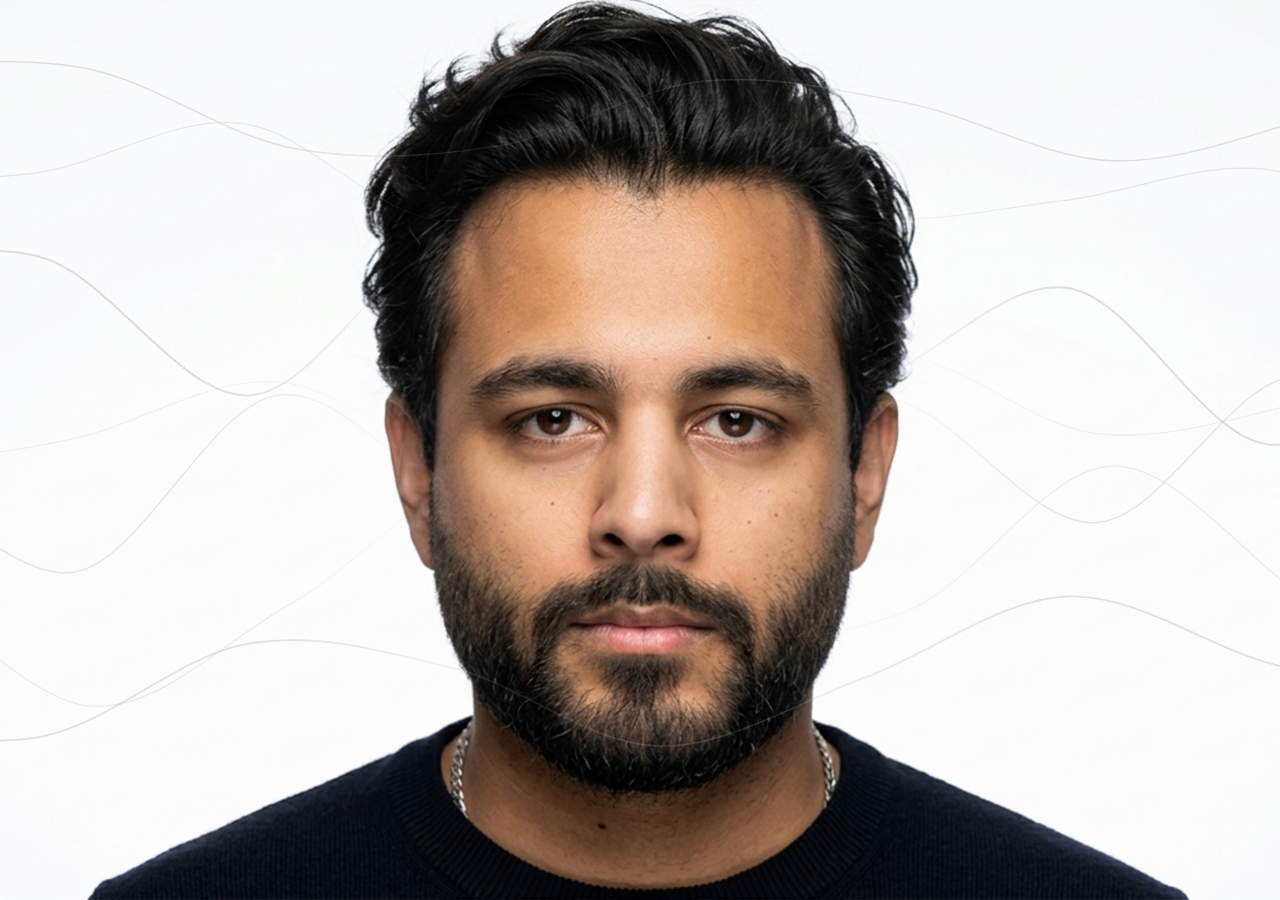
<file: reference/face-morph/index.html>
<!DOCTYPE html>
<html lang="en">
<head>
  <meta charset="UTF-8">
  <meta name="viewport" content="width=device-width, initial-scale=1.0">
  <title>Tash Alam</title>
  <link rel="preconnect" href="https://fonts.googleapis.com">
  <link rel="preconnect" href="https://fonts.gstatic.com" crossorigin>
  <link href="https://fonts.googleapis.com/css2?family=DM+Serif+Display&family=Inter:wght@400;500;700;900&display=swap" rel="stylesheet">
  <style>
    * { margin: 0; padding: 0; box-sizing: border-box; }

    body {
      background: #e8e4df;
      overflow: hidden;
      width: 100vw;
      height: 100vh;
      display: flex;
      align-items: center;
      justify-content: center;
      cursor: none;
      font-family: 'Inter', -apple-system, BlinkMacSystemFont, 'Segoe UI', sans-serif;
    }

    #container {
      position: relative;
      width: 100vw;
      height: 100vh;
    }

    #metallic {
      position: absolute;
      top: 50%;
      left: 50%;
      transform: translate(-50%, -50%);
      object-fit: cover;
    }

    #portrait-canvas {
      position: absolute;
      top: 50%;
      left: 50%;
      transform: translate(-50%, -50%);
    }

    /* ── UI Overlay ── */
    #overlay {
      position: fixed;
      top: 0;
      left: 0;
      width: 100vw;
      height: 100vh;
      z-index: 100;
      pointer-events: none;
    }

    #overlay * {
      pointer-events: auto;
    }

    /* Name block — top left (logo image) */
    .name-block {
      position: absolute;
      top: 20px;
      left: 24px;
      user-select: none;
      overflow: hidden;
    }

    .name-block::after {
      content: '';
      position: absolute;
      top: 0; left: -100%;
      width: 60%; height: 100%;
      background: linear-gradient(
        105deg,
        transparent 0%,
        transparent 35%,
        rgba(255,255,255,0.5) 45%,
        rgba(255,255,255,0.8) 50%,
        rgba(255,255,255,0.5) 55%,
        transparent 65%,
        transparent 100%
      );
      mix-blend-mode: overlay;
      pointer-events: none;
      animation: logo-glint 7s cubic-bezier(0.22, 0.6, 0.36, 1) infinite;
    }

    @keyframes logo-glint {
      0%   { left: -100%; opacity: 0; }
      78%  { left: -100%; opacity: 0; }
      80%  { opacity: 1; }
      92%  { left: 150%; opacity: 1; }
      94%  { opacity: 0; }
      100% { left: 150%; opacity: 0; }
    }

    .name-block img {
      height: clamp(120px, 16vw, 200px);
      width: auto;
      display: block;
      filter: drop-shadow(0 1px 1.5px rgba(0,0,0,0.4)) drop-shadow(0 0 1px rgba(0,0,0,0.2));
    }

    /* Hamburger — top right */
    .menu-btn {
      position: absolute;
      top: 28px;
      right: 32px;
      width: 52px;
      height: 52px;
      border: 1.5px solid #1a1a1a;
      border-radius: 12px;
      background: transparent;
      display: flex;
      flex-direction: column;
      align-items: center;
      justify-content: center;
      gap: 6px;
      cursor: none;
      transition: background 0.2s ease;
    }

    .menu-btn:hover {
      background: rgba(26, 26, 26, 0.06);
    }

    .menu-btn .line {
      width: 20px;
      height: 1.5px;
      background: #1a1a1a;
      border-radius: 1px;
    }

    /* Bottom-left attributes card */
    .info-card {
      position: absolute;
      bottom: 28px;
      left: 32px;
      width: 160px;
      user-select: none;
      z-index: 150;
    }

    /* Card uses an SVG outline for the notched border */
    .card-border-svg {
      position: absolute;
      top: 0; left: 0;
      width: 100%; height: 100%;
      pointer-events: none;
      overflow: visible;
    }

    .card-border-path {
      fill: none;
      stroke: #1a1a1a;
      stroke-width: 1;
    }

    .card-header {
      position: absolute;
      top: 5px;
      left: 10px;
      font-size: 9px;
      font-weight: 600;
      text-transform: uppercase;
      letter-spacing: 0.12em;
      color: #1a1a1a;
      white-space: nowrap;
      z-index: 2;
    }

    .card-body {
      position: relative;
      padding-top: 22px;
      display: flex;
      flex-direction: column;
    }

    .card-segment {
      flex: 1;
      display: flex;
      flex-direction: column;
      align-items: center;
      justify-content: center;
      padding: 20px 14px;
      gap: 10px;
    }

    .card-segment + .card-segment {
      border-top: 1px solid rgba(26, 26, 26, 0.15);
    }

    .segment-icon {
      display: flex;
      align-items: center;
      justify-content: center;
    }

    .segment-icon svg {
      stroke: #1a1a1a;
      fill: none;
    }

    .segment-label {
      font-size: 10px;
      font-weight: 700;
      text-transform: uppercase;
      letter-spacing: 0.04em;
      color: #1a1a1a;
      text-align: center;
      line-height: 1.4;
    }

    /* Vinyl record — filled black disc with light glows */
    .vinyl-icon {
      position: relative;
    }

    .vinyl-icon svg {
      stroke: none;
    }

    .vinyl-glow {
      animation: spin 8s linear infinite;
      transform-origin: 30px 30px;
    }

    @keyframes spin {
      to { transform: rotate(360deg); }
    }

    /* Spade 3D Y-axis rotation */
    .spade-icon {
      perspective: 200px;
    }

    .spade-icon svg {
      animation: spade-spin 4s linear infinite;
      transform-style: preserve-3d;
      fill: #1a1a1a;
    }

    @keyframes spade-spin {
      0% { transform: rotateY(0deg); }
      100% { transform: rotateY(360deg); }
    }

    /* macOS cursor 3D rotation */
    .cursor-icon {
      perspective: 200px;
    }

    .cursor-icon svg {
      animation: spade-spin 4s linear infinite;
      transform-style: preserve-3d;
      fill: #1a1a1a;
      stroke: none;
    }

    /* ═══════════════════════════════════════════════════════════
       FLOATING PLAYER
       ═══════════════════════════════════════════════════════════ */
    @import url('https://fonts.googleapis.com/css2?family=Share+Tech+Mono&display=swap');

    #y2k-player {
      position: fixed;
      right: 28px;
      bottom: 28px;
      z-index: 200;
      width: 440px;
      height: 175px;
      transform: scale(0.75);
      transform-origin: bottom right;
      user-select: none;
      -webkit-user-select: none;
      cursor: grab;
      filter:
        drop-shadow(0 12px 40px rgba(0,0,0,0.15))
        drop-shadow(0 4px 12px rgba(0,0,0,0.08));
    }

    #y2k-player.dragging { cursor: grabbing; }

    .player-body {
      position: relative;
      width: 100%; height: 100%;
      border-radius: 88px;
      background: linear-gradient(168deg,
        #ffffff 0%, #fafafa 3%, #efefef 6%, #e0e0e0 9%, #cdcdcd 13%,
        #b8b8b8 17%, #a8a8a8 21%, #bdbdbd 25%, #d6d6d6 29%, #ededed 33%,
        #f8f8f8 37%, #ebebeb 41%, #d4d4d4 46%, #bcbcbc 51%, #a6a6a6 56%,
        #949494 61%, #8a8a8a 65%, #969696 70%, #aaa 75%, #bfbfbf 80%,
        #d0d0d0 85%, #c4c4c4 90%, #b4b4b4 95%, #c8c8c8 100%);
      box-shadow:
        0 8px 32px rgba(0,0,0,0.12), 0 2px 8px rgba(0,0,0,0.08),
        inset 0 3px 0 rgba(255,255,255,1), inset 0 5px 2px rgba(255,255,255,0.5),
        inset 0 -3px 0 rgba(0,0,0,0.08), inset 0 -5px 8px rgba(0,0,0,0.04),
        inset 3px 0 1px rgba(255,255,255,0.2), inset -3px 0 1px rgba(0,0,0,0.03);
      overflow: hidden;
    }

    .player-body::before {
      content: ''; position: absolute;
      top: 2px; left: 28px; right: 28px; height: 34%;
      border-radius: 80px 80px 120px 120px;
      background: linear-gradient(180deg,
        rgba(255,255,255,0.9) 0%, rgba(255,255,255,0.55) 20%,
        rgba(255,255,255,0.2) 45%, rgba(255,255,255,0.05) 65%, transparent 100%);
      pointer-events: none; z-index: 20;
    }

    .player-body::after {
      content: ''; position: absolute; inset: 0;
      border-radius: 88px;
      border: 3px solid transparent;
      border-top-color: rgba(255,255,255,0.8); border-left-color: rgba(255,255,255,0.25);
      border-right-color: rgba(0,0,0,0.06); border-bottom-color: rgba(0,0,0,0.12);
      pointer-events: none; z-index: 21;
    }

    .env-reflection {
      position: absolute; inset: 0; border-radius: 88px;
      background:
        linear-gradient(135deg, rgba(255,255,255,0.15) 0%, transparent 20%),
        linear-gradient(0deg, rgba(0,0,0,0.07) 0%, transparent 28%),
        linear-gradient(90deg, rgba(255,255,255,0.05) 0%, transparent 10%, transparent 90%, rgba(0,0,0,0.03) 100%);
      pointer-events: none; z-index: 18;
    }

    .amber-rim {
      position: absolute; inset: 0; border-radius: 88px; pointer-events: none; z-index: 16;
      background:
        radial-gradient(ellipse at 85% 15%, rgba(255,160,30,0.18) 0%, transparent 25%),
        radial-gradient(ellipse at 15% 85%, rgba(255,140,20,0.1) 0%, transparent 20%),
        radial-gradient(ellipse at 90% 80%, rgba(255,120,0,0.08) 0%, transparent 18%);
    }

    .amber-bleed {
      position: absolute; inset: 0; border-radius: 88px; pointer-events: none; z-index: 17;
      background:
        radial-gradient(ellipse at 50% 16%, rgba(255,140,0,0.055) 0%, transparent 45%),
        radial-gradient(ellipse at 50% 80%, rgba(255,140,0,0.035) 0%, transparent 30%),
        radial-gradient(ellipse at 78% 82%, rgba(255,150,0,0.025) 0%, transparent 20%);
    }

    .metal-noise {
      position: absolute; inset: 0; border-radius: 88px; opacity: 0.028;
      background-image: url("data:image/svg+xml,%3Csvg viewBox='0 0 256 256' xmlns='http://www.w3.org/2000/svg'%3E%3Cfilter id='n'%3E%3CfeTurbulence type='fractalNoise' baseFrequency='0.9' numOctaves='4' stitchTiles='stitch'/%3E%3C/filter%3E%3Crect width='100%25' height='100%25' filter='url(%23n)'/%3E%3C/svg%3E");
      background-size: 128px 128px; pointer-events: none; z-index: 19; mix-blend-mode: overlay;
    }

    .specular-streak {
      position: absolute; top: 3.5px; left: 55px; right: 55px; height: 2px; border-radius: 1px;
      background: linear-gradient(90deg, transparent 0%, rgba(255,255,255,0.5) 15%, rgba(255,255,255,0.95) 40%, rgba(255,255,255,1) 50%, rgba(255,255,255,0.95) 60%, rgba(255,255,255,0.5) 85%, transparent 100%);
      pointer-events: none; z-index: 22;
    }

    .specular-streak-bottom {
      position: absolute; bottom: 4px; left: 70px; right: 70px; height: 1px; border-radius: 0.5px;
      background: linear-gradient(90deg, transparent 0%, rgba(255,255,255,0.2) 20%, rgba(255,255,255,0.35) 50%, rgba(255,255,255,0.2) 80%, transparent 100%);
      pointer-events: none; z-index: 22;
    }

    .flare { position: absolute; border-radius: 50%; pointer-events: none; z-index: 23; }
    .flare-1 { top: 4px; right: 48px; width: 16px; height: 10px; background: radial-gradient(ellipse, rgba(255,255,255,1) 0%, rgba(255,248,230,0.6) 30%, rgba(255,220,160,0.2) 55%, transparent 80%); }
    .flare-2 { top: 6px; left: 60px; width: 24px; height: 6px; background: radial-gradient(ellipse, rgba(255,255,255,0.55) 0%, rgba(255,255,255,0.15) 50%, transparent 85%); }
    .flare-3 { bottom: 5px; left: 70px; width: 12px; height: 4px; background: radial-gradient(ellipse, rgba(255,255,255,0.2) 0%, transparent 70%); }
    .flare-4 { top: 12px; right: 8px; width: 6px; height: 30px; border-radius: 3px; background: linear-gradient(180deg, rgba(255,180,60,0.2) 0%, rgba(255,160,40,0.12) 50%, transparent 100%); }

    .inner-panel {
      position: absolute; top: 10px; left: 18px; right: 18px; bottom: 10px;
      border-radius: 78px;
      background: linear-gradient(172deg, #d8d8d8 0%, #cccccc 15%, #c0c0c0 30%, #c8c8c8 48%, #c0c0c0 62%, #b6b6b6 78%, #b0b0b0 90%, #bcbcbc 100%);
      box-shadow:
        inset 0 4px 10px rgba(0,0,0,0.2), inset 0 1.5px 3px rgba(0,0,0,0.15),
        inset 0 -2px 0 rgba(255,255,255,0.6), inset 0 -3px 2px rgba(255,255,255,0.15),
        inset 3px 0 6px rgba(0,0,0,0.05), inset -3px 0 6px rgba(0,0,0,0.05);
      z-index: 2; display: flex; flex-direction: column; padding: 12px 32px 8px;
    }

    .inner-panel::after {
      content: ''; position: absolute; bottom: 2px; left: 30px; right: 30px; height: 1px;
      background: linear-gradient(90deg, transparent 0%, rgba(255,255,255,0.3) 25%, rgba(255,255,255,0.55) 50%, rgba(255,255,255,0.3) 75%, transparent 100%);
      border-radius: 1px; pointer-events: none;
    }

    .lcd-screen {
      width: 100%; height: 46px; flex-shrink: 0; border-radius: 23px;
      background: linear-gradient(180deg, #020202 0%, #0a0806 20%, #080604 40%, #060504 60%, #080706 80%, #0a0a0a 100%);
      box-shadow:
        inset 0 5px 14px rgba(0,0,0,0.98), inset 0 2px 4px rgba(0,0,0,0.8),
        inset 0 -2px 6px rgba(0,0,0,0.5), inset 4px 0 10px rgba(0,0,0,0.5),
        inset -4px 0 10px rgba(0,0,0,0.5), inset 0 1px 1px rgba(0,0,0,1),
        0 2px 0 rgba(255,255,255,0.6), 0 3px 1px rgba(255,255,255,0.2), 0 -0.5px 0 rgba(0,0,0,0.15);
      overflow: hidden; position: relative;
      border: 3px solid; border-color: #525252 #626262 #8e8e8e #606060;
    }

    .lcd-screen::before {
      content: ''; position: absolute; top: 0; left: 6%; right: 6%; height: 48%;
      border-radius: 0 0 50% 50%;
      background: linear-gradient(180deg, rgba(255,255,255,0.08) 0%, rgba(255,255,255,0.03) 40%, transparent 100%);
      pointer-events: none; z-index: 8;
    }

    .lcd-screen::after {
      content: ''; position: absolute; inset: 0; border-radius: 11px;
      background: radial-gradient(ellipse at 50% 50%, rgba(255,140,0,0.07) 0%, rgba(255,100,0,0.025) 40%, transparent 65%);
      pointer-events: none; z-index: 4;
    }

    .lcd-text-container {
      position: absolute; top: 0; left: 0; right: 0; bottom: 0;
      display: flex; align-items: center; overflow: hidden; padding: 0 20px; z-index: 5;
    }

    .lcd-text {
      white-space: nowrap;
      font-family: 'Share Tech Mono', 'Consolas', monospace;
      font-size: 16px; font-weight: 400; letter-spacing: 2.5px; color: #ff8c00;
      text-shadow: 0 0 2px rgba(255,140,0,1), 0 0 5px rgba(255,140,0,0.9), 0 0 10px rgba(255,120,0,0.65), 0 0 20px rgba(255,100,0,0.4), 0 0 35px rgba(255,80,0,0.2), 0 0 60px rgba(255,60,0,0.08);
      animation: lcd-scroll 14s linear infinite;
    }

    @keyframes lcd-scroll { 0% { transform: translateX(105%); } 100% { transform: translateX(-105%); } }

    .lcd-scanlines {
      position: absolute; inset: 0; border-radius: 11px;
      background: repeating-linear-gradient(0deg, transparent, transparent 1.5px, rgba(0,0,0,0.1) 1.5px, rgba(0,0,0,0.1) 3px);
      pointer-events: none; z-index: 9;
    }

    .lcd-pixels {
      position: absolute; inset: 0; border-radius: 11px;
      background: repeating-linear-gradient(90deg, transparent, transparent 2px, rgba(0,0,0,0.03) 2px, rgba(0,0,0,0.03) 4px);
      pointer-events: none; z-index: 9;
    }

    .progress-section { width: 100%; flex-shrink: 0; margin-top: 6px; }

    .progress-groove {
      width: 100%; height: 18px; border-radius: 9px; position: relative; display: flex; align-items: center;
      background: linear-gradient(180deg, #858585 0%, #949494 15%, #a0a0a0 35%, #9c9c9c 55%, #929292 75%, #8a8a8a 100%);
      box-shadow: inset 0 3px 6px rgba(0,0,0,0.45), inset 0 1.5px 2px rgba(0,0,0,0.35), inset 0 -1px 2px rgba(0,0,0,0.1), inset 2px 0 4px rgba(0,0,0,0.12), inset -2px 0 4px rgba(0,0,0,0.12), 0 1.5px 0 rgba(255,255,255,0.45), 0 -0.5px 0 rgba(0,0,0,0.06);
      padding: 0 5px;
    }

    .progress-rail {
      position: relative; width: 100%; height: 6px; border-radius: 3px;
      background: linear-gradient(180deg, #585858 0%, #686868 40%, #626262 100%);
      box-shadow: inset 0 1.5px 3px rgba(0,0,0,0.45), 0 0.5px 0 rgba(255,255,255,0.12);
      overflow: visible;
    }

    .progress-fill {
      position: absolute; top: 0; left: 0; height: 100%; width: 0%; border-radius: 3px;
      background: linear-gradient(180deg, #a0a0a0 0%, #b8b8b8 25%, #c8c8c8 50%, #b8b8b8 75%, #a4a4a4 100%);
      box-shadow: inset 0 1px 0 rgba(255,255,255,0.35); transition: width 0.3s linear;
    }

    .progress-knob {
      position: absolute; top: 50%; left: 0%; transform: translate(-50%, -50%);
      width: 15px; height: 15px; border-radius: 50%;
      background: radial-gradient(circle at 36% 28%, #fafafa 0%, #e8e8e8 15%, #c8c8c8 35%, #a0a0a0 55%, #808080 75%, #666 95%);
      box-shadow: 0 2px 5px rgba(0,0,0,0.5), 0 0 1px rgba(0,0,0,0.3), inset 0 2px 0 rgba(255,255,255,0.9), inset 0 -1px 0 rgba(0,0,0,0.12);
      border: 1px solid rgba(75,75,75,0.4); cursor: default; transition: left 0.3s linear; z-index: 2;
    }

    .time-display {
      width: 90px; font-family: 'Share Tech Mono', 'Consolas', monospace;
      font-size: 10.5px; font-weight: 400; color: #5a5a5a;
      text-shadow: 0 1px 0 rgba(255,255,255,0.5); letter-spacing: 0.8px; white-space: nowrap;
    }

    .bottom-controls {
      flex: 1; display: flex; align-items: center; justify-content: space-between;
      margin-top: 4px; padding: 0 2px; min-height: 0;
    }

    .play-btn-ring {
      width: 56px; height: 56px; border-radius: 50%;
      display: flex; align-items: center; justify-content: center; flex-shrink: 0;
      background: radial-gradient(circle, #585858 0%, #4c4c4c 45%, #424242 80%, #3a3a3a 100%);
      box-shadow: inset 0 2.5px 5px rgba(0,0,0,0.55), inset 0 -1px 2px rgba(0,0,0,0.2), 0 2px 0 rgba(255,255,255,0.35), 0 3px 10px rgba(0,0,0,0.35);
      transition: box-shadow 0.4s ease, background 0.4s ease; cursor: pointer; position: relative;
    }

    .play-btn-ring::before {
      content: ''; position: absolute; inset: 1px; border-radius: 50%;
      border: 1.5px solid transparent; border-top-color: rgba(0,0,0,0.35); border-bottom-color: rgba(255,255,255,0.08);
      pointer-events: none;
    }

    .play-btn-ring.glowing {
      background: radial-gradient(circle, #585048 0%, #4e4438 45%, #443a2c 80%, #3c3020 100%);
      box-shadow: inset 0 0 12px rgba(255,150,0,0.3), 0 0 0 3px rgba(255,145,0,0.6), 0 0 12px rgba(255,140,0,0.6), 0 0 28px rgba(255,120,0,0.35), 0 0 56px rgba(255,100,0,0.15), 0 0 90px rgba(255,80,0,0.06), 0 3px 10px rgba(0,0,0,0.3);
    }

    .play-btn {
      width: 44px; height: 44px; border-radius: 50%; border: none; cursor: pointer; outline: none;
      display: flex; align-items: center; justify-content: center; position: relative;
      background: radial-gradient(circle at 38% 28%, #ffffff 0%, #fafafa 6%, #f0f0f0 12%, #e0e0e0 18%, #cdcdcd 26%, #b8b8b8 34%, #a4a4a4 43%, #929292 53%, #828282 63%, #747474 74%, #686868 86%, #5e5e5e 100%);
      box-shadow: inset 0 3px 0 rgba(255,255,255,0.97), inset 0 5px 3px rgba(255,255,255,0.35), inset 0 -2px 5px rgba(0,0,0,0.12), inset 2px 0 3px rgba(255,255,255,0.08), inset -2px 0 3px rgba(0,0,0,0.06), 0 4px 10px rgba(0,0,0,0.4), 0 1.5px 3px rgba(0,0,0,0.25);
      transition: transform 0.08s, box-shadow 0.08s;
    }

    .play-btn::before {
      content: ''; position: absolute; top: 4px; left: 50%; transform: translateX(-50%);
      width: 18px; height: 6px; border-radius: 50%;
      background: radial-gradient(ellipse, rgba(255,255,255,0.8) 0%, rgba(255,255,255,0.3) 50%, transparent 100%);
      pointer-events: none;
    }

    .play-btn:active { transform: scale(0.96); box-shadow: inset 0 2px 6px rgba(0,0,0,0.2), 0 2px 4px rgba(0,0,0,0.25); }
    .play-btn svg { width: 22px; height: 22px; fill: #3a3a3a; filter: drop-shadow(0 1px 0 rgba(255,255,255,0.35)); position: relative; z-index: 1; }
    .play-icon, .pause-icon { display: none; }
    .play-icon.visible, .pause-icon.visible { display: block; }

    .volume-row { display: flex; align-items: center; gap: 6px; width: 90px; justify-content: flex-end; }
    .volume-icon { width: 14px; height: 14px; fill: #686868; filter: drop-shadow(0 1px 0 rgba(255,255,255,0.35)); flex-shrink: 0; }

    .volume-slider-track { position: relative; width: 64px; height: 20px; display: flex; align-items: center; cursor: pointer; }

    .volume-track-bg {
      position: absolute; top: 50%; left: 0; transform: translateY(-50%);
      width: 100%; height: 6px; border-radius: 3px;
      background: linear-gradient(180deg, #505050 0%, #646464 40%, #5c5c5c 100%);
      box-shadow: inset 0 1.5px 3px rgba(0,0,0,0.55), 0 1px 0 rgba(255,255,255,0.3);
    }

    .volume-fill {
      position: absolute; top: 50%; left: 0; transform: translateY(-50%);
      height: 6px; width: 70%; border-radius: 3px;
      background: linear-gradient(90deg, #b06800 0%, #d08000 25%, #ee9800 50%, #ffad18 75%, #ffc040 100%);
      box-shadow: 0 0 4px rgba(255,150,0,0.6), 0 0 10px rgba(255,130,0,0.3), 0 0 20px rgba(255,110,0,0.1), inset 0 1px 0 rgba(255,220,140,0.4);
      z-index: 1;
    }

    .volume-ticks {
      position: absolute; top: 50%; left: 0; transform: translateY(-50%);
      width: 100%; height: 6px; border-radius: 3px;
      background: repeating-linear-gradient(90deg, transparent, transparent 7.5px, rgba(0,0,0,0.12) 7.5px, rgba(0,0,0,0.12) 8.5px);
      pointer-events: none; z-index: 2;
    }

    .volume-knob {
      position: absolute; top: 50%; left: 70%; transform: translate(-50%, -50%);
      width: 13px; height: 13px; border-radius: 50%;
      background: radial-gradient(circle at 36% 28%, #f6f6f6 0%, #d8d8d8 20%, #b0b0b0 48%, #888 76%, #666 100%);
      box-shadow: 0 1.5px 5px rgba(0,0,0,0.5), inset 0 1.5px 0 rgba(255,255,255,0.9), inset 0 -1px 0 rgba(0,0,0,0.12);
      border: 1px solid rgba(75,75,75,0.35); cursor: pointer; z-index: 3;
    }

    @media (max-width: 700px) {
      #y2k-player { width: 360px; height: 155px; right: 10px; bottom: 10px; }
      .player-body { border-radius: 78px; }
      .inner-panel { border-radius: 66px; left: 14px; right: 14px; padding: 10px 26px 7px; }
      .lcd-screen { height: 40px; border-radius: 20px; }
      .lcd-text { font-size: 14px; letter-spacing: 1.5px; }
      .play-btn-ring { width: 50px; height: 50px; }
      .play-btn { width: 40px; height: 40px; }
      .play-btn svg { width: 18px; height: 18px; }
      .volume-slider-track { width: 50px; }
      .time-display { width: 76px; font-size: 9.5px; }
      .volume-row { width: 76px; }
    }

    /* ═══════════════════════════════════════════════════════════
       LOADER
       ═══════════════════════════════════════════════════════════ */
    #loader {
      position: fixed; inset: 0;
      z-index: 9999;
      background: #ffffff;
      display: flex; flex-direction: column;
      align-items: center; justify-content: center;
      gap: 0;
      transition: opacity 0.6s ease;
    }

    #loader.fade-out {
      opacity: 0;
      pointer-events: none;
    }

    .loader-ring {
      width: 120px; height: 120px;
      transform: rotate(-90deg);
      filter: drop-shadow(0 0 6px rgba(26,26,26,0.15));
    }

    /* Segmented background track */
    .loader-ring-bg {
      fill: none;
      stroke: rgba(26, 26, 26, 0.06);
      stroke-width: 2;
      stroke-dasharray: 4.4 3.5; /* segmented dashes */
    }

    /* Segmented progress with glow */
    .loader-ring-progress {
      fill: none;
      stroke: #1a1a1a;
      stroke-width: 2;
      stroke-linecap: butt;
      stroke-dasharray: 4.4 3.5; /* matches segment pattern */
      stroke-dashoffset: 283;
      transition: none;
      filter: drop-shadow(0 0 3px rgba(26,26,26,0.4)) drop-shadow(0 0 8px rgba(26,26,26,0.15));
    }

    /* Glow ring behind progress */
    .loader-ring-glow {
      fill: none;
      stroke: rgba(26, 26, 26, 0.08);
      stroke-width: 8;
      stroke-dasharray: 4.4 3.5;
      stroke-dashoffset: 283;
      filter: blur(3px);
      transition: none;
    }

    /* Outer thin accent ring */
    .loader-ring-outer {
      fill: none;
      stroke: rgba(26, 26, 26, 0.04);
      stroke-width: 0.5;
    }

    /* Inner thin accent ring */
    .loader-ring-inner {
      fill: none;
      stroke: rgba(26, 26, 26, 0.04);
      stroke-width: 0.5;
    }

    .loader-count {
      font-family: 'Share Tech Mono', 'Consolas', monospace;
      font-size: 42px;
      font-weight: 400;
      letter-spacing: 4px;
      color: #1a1a1a;
      margin-top: -8px;
    }

    .loader-label {
      font-family: 'Share Tech Mono', 'Consolas', monospace;
      font-size: 10px;
      letter-spacing: 3px;
      text-transform: uppercase;
      color: rgba(26, 26, 26, 0.3);
      margin-top: 8px;
    }

    /* ═══════════════════════════════════════════════════════════
       REVEAL STATES — elements hidden until loader completes
       ═══════════════════════════════════════════════════════════ */
    #container.revealed { opacity: 1; }

    .name-block, .menu-btn, .info-card {
      opacity: 0;
      transform: translateY(24px);
      transition: opacity 0.7s ease, transform 0.7s ease;
    }

    .name-block.revealed, .menu-btn.revealed, .info-card.revealed {
      opacity: 1;
      transform: translateY(0);
    }

    #y2k-player {
      transform: scale(0.75) translateY(140%);
      opacity: 0;
      transition: transform 0.8s cubic-bezier(0.34, 1.56, 0.64, 1), opacity 0.5s ease;
    }

    #y2k-player.revealed {
      transform: scale(0.75) translateY(0);
      opacity: 1;
    }

    /* ═══════════════════════════════════════════════════════════
       AURA LINES — subtle animated background
       ═══════════════════════════════════════════════════════════ */
    #aura-lines {
      position: fixed;
      top: 0; left: 0;
      width: 100vw; height: 100vh;
      z-index: 50;
      pointer-events: none;
      opacity: 0;
      transition: opacity 1.2s ease;
      -webkit-mask-image: radial-gradient(ellipse 35% 50% at 50% 45%, transparent 0%, transparent 45%, rgba(0,0,0,0.3) 65%, black 100%);
      mask-image: radial-gradient(ellipse 35% 50% at 50% 45%, transparent 0%, transparent 45%, rgba(0,0,0,0.3) 65%, black 100%);
    }

    #aura-lines.revealed { opacity: 1; }

    /* Custom cursor */
    #cursor {
      position: fixed;
      pointer-events: none;
      z-index: 1000;
      width: 80px;
      height: 80px;
      border: 1.5px solid rgba(255, 255, 255, 0.5);
      border-radius: 50%;
      transform: translate(-50%, -50%);
      transition: opacity 0.3s ease;
      opacity: 0;
      mix-blend-mode: difference;
    }

    #cursor.visible {
      opacity: 1;
    }
  </style>
</head>
<body>
  <!-- AURA LINES -->
  <svg id="aura-lines" viewBox="0 0 1440 900" preserveAspectRatio="xMidYMid slice" fill="none">
    <path id="aura-0" stroke="rgba(180,175,168,0.35)" stroke-width="1.5" />
    <path id="aura-1" stroke="rgba(180,175,168,0.25)" stroke-width="1.2" />
    <path id="aura-2" stroke="rgba(180,175,168,0.4)" stroke-width="2" />
    <path id="aura-3" stroke="rgba(180,175,168,0.2)" stroke-width="1" />
    <path id="aura-4" stroke="rgba(180,175,168,0.3)" stroke-width="1.4" />
    <path id="aura-5" stroke="rgba(180,175,168,0.22)" stroke-width="1.2" />
    <path id="aura-6" stroke="rgba(180,175,168,0.35)" stroke-width="1.8" />
  </svg>

  <div id="container">
    <img id="metallic" src="metallic.png" alt="">
    <canvas id="portrait-canvas"></canvas>
  </div>
  <!-- UI Overlay -->
  <div id="overlay">
  </div>


  <div id="cursor"></div>

  <script>
    const canvas = document.getElementById('portrait-canvas');
    const ctx = canvas.getContext('2d');
    const metallicImg = document.getElementById('metallic');
    const cursorEl = document.getElementById('cursor');
    const container = document.getElementById('container');

    const portraitImg = new Image();
    portraitImg.src = 'portrait.png';

    let canvasW, canvasH, offsetX, offsetY;
    let mouse = { x: -1000, y: -1000, active: false };
    let lastMouse = { x: -1000, y: -1000 };
    let idleTimer = 0;
    let isIdle = true;
    const IDLE_DELAY = 800; // ms before idle strokes start
    let lastTime = 0;

    // Brush settings
    const MOUSE_BRUSH_RADIUS = 90;
    const IDLE_BRUSH_RADIUS = 75;
    const FADE_BACK_ALPHA = 0.045;

    // Idle stroke system
    let strokes = [];
    const MAX_STROKES = 2;
    const STROKE_SPAWN_INTERVAL = 1800; // ms between new stroke spawns — casual, sparse
    let lastStrokeSpawn = 0;

    class IdleStroke {
      constructor(w, h) {
        // Generate a random bezier curve path across the face area
        const centerX = w / 2;
        const centerY = h / 2;
        const spreadX = w * 0.35;
        const spreadY = h * 0.4;

        // Start from a random edge-ish position, sweep through center area
        const angle = Math.random() * Math.PI * 2;
        const startDist = Math.max(spreadX, spreadY) * (0.6 + Math.random() * 0.5);

        this.p0 = {
          x: centerX + Math.cos(angle) * startDist,
          y: centerY + Math.sin(angle) * startDist
        };

        // Control points wander through center
        this.p1 = {
          x: centerX + (Math.random() - 0.5) * spreadX * 1.5,
          y: centerY + (Math.random() - 0.5) * spreadY * 1.5
        };
        this.p2 = {
          x: centerX + (Math.random() - 0.5) * spreadX * 1.5,
          y: centerY + (Math.random() - 0.5) * spreadY * 1.5
        };

        // End at opposite-ish side
        const endAngle = angle + Math.PI + (Math.random() - 0.5) * 1.2;
        const endDist = Math.max(spreadX, spreadY) * (0.6 + Math.random() * 0.5);
        this.p3 = {
          x: centerX + Math.cos(endAngle) * endDist,
          y: centerY + Math.sin(endAngle) * endDist
        };

        this.t = 0;
        this.speed = 0.006 + Math.random() * 0.01; // slower, more dramatic sweeps
        this.radius = IDLE_BRUSH_RADIUS * (0.8 + Math.random() * 0.7);
        this.alive = true;
      }

      getPoint(t) {
        const mt = 1 - t;
        return {
          x: mt*mt*mt * this.p0.x + 3*mt*mt*t * this.p1.x + 3*mt*t*t * this.p2.x + t*t*t * this.p3.x,
          y: mt*mt*mt * this.p0.y + 3*mt*mt*t * this.p1.y + 3*mt*t*t * this.p2.y + t*t*t * this.p3.y
        };
      }

      update() {
        this.t += this.speed;
        if (this.t >= 1) {
          this.alive = false;
        }
      }

      draw(ctx) {
        if (!this.alive) return;
        const pt = this.getPoint(this.t);

        // Erase strength varies along the stroke (stronger in middle)
        const edgeFade = Math.sin(this.t * Math.PI);
        const alpha = 0.4 + edgeFade * 0.5;

        drawSoftBrush(ctx, pt.x, pt.y, this.radius, alpha);
      }
    }

    function drawSoftBrush(context, x, y, radius, alpha) {
      context.save();
      context.globalCompositeOperation = 'destination-out';

      const gradient = context.createRadialGradient(x, y, 0, x, y, radius);
      gradient.addColorStop(0, `rgba(0, 0, 0, ${alpha})`);
      gradient.addColorStop(0.5, `rgba(0, 0, 0, ${alpha * 0.6})`);
      gradient.addColorStop(0.8, `rgba(0, 0, 0, ${alpha * 0.15})`);
      gradient.addColorStop(1, 'rgba(0, 0, 0, 0)');

      context.fillStyle = gradient;
      context.beginPath();
      context.arc(x, y, radius, 0, Math.PI * 2);
      context.fill();
      context.restore();
    }

    function interpolateBrush(context, x1, y1, x2, y2, radius, alpha) {
      const dx = x2 - x1;
      const dy = y2 - y1;
      const dist = Math.sqrt(dx * dx + dy * dy);
      const steps = Math.max(1, Math.floor(dist / (radius * 0.3)));

      for (let i = 0; i <= steps; i++) {
        const t = i / steps;
        const ix = x1 + dx * t;
        const iy = y1 + dy * t;
        drawSoftBrush(context, ix, iy, radius, alpha);
      }
    }

    function resize() {
      const vw = window.innerWidth;
      const vh = window.innerHeight;

      // Calculate image display size (cover behavior)
      const imgRatio = portraitImg.naturalWidth / portraitImg.naturalHeight;
      const viewRatio = vw / vh;

      if (viewRatio > imgRatio) {
        canvasW = vw;
        canvasH = vw / imgRatio;
      } else {
        canvasH = vh;
        canvasW = vh * imgRatio;
      }

      canvas.width = canvasW;
      canvas.height = canvasH;

      metallicImg.style.width = canvasW + 'px';
      metallicImg.style.height = canvasH + 'px';

      // Calculate offset for mouse coordinate mapping
      offsetX = (vw - canvasW) / 2;
      offsetY = (vh - canvasH) / 2;

      // Redraw portrait fully
      ctx.globalCompositeOperation = 'source-over';
      ctx.globalAlpha = 1;
      ctx.drawImage(portraitImg, 0, 0, canvasW, canvasH);
    }

    function animate(timestamp) {
      if (!lastTime) lastTime = timestamp;
      const dt = timestamp - lastTime;
      lastTime = timestamp;

      // 1. Fade-back: restore portrait at low opacity
      ctx.globalCompositeOperation = 'source-over';
      ctx.globalAlpha = FADE_BACK_ALPHA;
      ctx.drawImage(portraitImg, 0, 0, canvasW, canvasH);
      ctx.globalAlpha = 1;

      // 2. Mouse brush
      if (mouse.active) {
        const mx = mouse.x - offsetX;
        const my = mouse.y - offsetY;
        const lx = lastMouse.x - offsetX;
        const ly = lastMouse.y - offsetY;

        // Interpolate between last and current position for smooth strokes
        interpolateBrush(ctx, lx, ly, mx, my, MOUSE_BRUSH_RADIUS, 0.65);

        lastMouse.x = mouse.x;
        lastMouse.y = mouse.y;
        idleTimer = 0;
        isIdle = false;
      } else {
        idleTimer += dt;
        if (idleTimer > IDLE_DELAY) {
          isIdle = true;
        }
      }

      // 3. Idle strokes
      if (isIdle) {
        // Spawn new strokes
        lastStrokeSpawn += dt;
        if (lastStrokeSpawn > STROKE_SPAWN_INTERVAL && strokes.length < MAX_STROKES) {
          strokes.push(new IdleStroke(canvasW, canvasH));
          lastStrokeSpawn = 0;
        }

        // Update and draw strokes
        for (let i = strokes.length - 1; i >= 0; i--) {
          strokes[i].update();
          strokes[i].draw(ctx);
          if (!strokes[i].alive) {
            strokes.splice(i, 1);
          }
        }
      }

      requestAnimationFrame(animate);
    }

    // Event listeners
    document.addEventListener('mousemove', (e) => {
      mouse.x = e.clientX;
      mouse.y = e.clientY;
      mouse.active = true;

      cursorEl.style.left = e.clientX + 'px';
      cursorEl.style.top = e.clientY + 'px';
      cursorEl.classList.add('visible');

      // Reset idle
      clearTimeout(mouse.idleTimeout);
      mouse.idleTimeout = setTimeout(() => {
        mouse.active = false;
      }, 100);
    });

    document.addEventListener('mouseleave', () => {
      mouse.active = false;
      cursorEl.classList.remove('visible');
    });

    window.addEventListener('resize', () => {
      resize();
    });

    // Init
    portraitImg.onload = () => {
      resize();
      lastMouse.x = mouse.x;
      lastMouse.y = mouse.y;
      requestAnimationFrame(animate);
    };

    // Show content immediately
    document.getElementById('container').classList.add('revealed');
    document.getElementById('aura-lines').classList.add('revealed');

    // ═══════════════════════════════════════════════════════════
    // AURA LINES — gentle sine-wave animation
    // ═══════════════════════════════════════════════════════════
    (function() {
      const NUM_LINES = 7;
      const paths = [];
      const lineData = [];

      for (let i = 0; i < NUM_LINES; i++) {
        paths.push(document.getElementById('aura-' + i));
        // Each line has unique base Y, amplitude, frequency, speed, phase
        lineData.push({
          baseY: 100 + (i * 100) + (Math.random() - 0.5) * 60,
          amplitude: 40 + Math.random() * 80,
          frequency: 0.002 + Math.random() * 0.003,
          speed: 0.0003 + Math.random() * 0.0004,
          phase: Math.random() * Math.PI * 2,
          xOffset: -100 + Math.random() * 100
        });
      }

      function updateAura(timestamp) {
        const t = timestamp * 0.001; // seconds

        for (let i = 0; i < NUM_LINES; i++) {
          const d = lineData[i];
          const points = [];
          const numPoints = 8;

          for (let j = 0; j <= numPoints; j++) {
            const xFrac = j / numPoints;
            const x = d.xOffset + xFrac * 1640;
            const wave1 = Math.sin(xFrac * Math.PI * 2 * (1 + d.frequency * 500) + t * d.speed * 1000 + d.phase);
            const wave2 = Math.sin(xFrac * Math.PI * 1.3 + t * d.speed * 600 + d.phase * 1.7) * 0.4;
            const y = d.baseY + (wave1 + wave2) * d.amplitude;
            points.push({ x, y });
          }

          // Build smooth cubic bezier path through points
          let pathStr = `M ${points[0].x} ${points[0].y}`;
          for (let j = 0; j < points.length - 1; j++) {
            const p0 = points[Math.max(0, j - 1)];
            const p1 = points[j];
            const p2 = points[j + 1];
            const p3 = points[Math.min(points.length - 1, j + 2)];

            const cp1x = p1.x + (p2.x - p0.x) / 6;
            const cp1y = p1.y + (p2.y - p0.y) / 6;
            const cp2x = p2.x - (p3.x - p1.x) / 6;
            const cp2y = p2.y - (p3.y - p1.y) / 6;

            pathStr += ` C ${cp1x} ${cp1y}, ${cp2x} ${cp2y}, ${p2.x} ${p2.y}`;
          }

          paths[i].setAttribute('d', pathStr);
        }

        requestAnimationFrame(updateAura);
      }

      requestAnimationFrame(updateAura);
    })();
  </script>
</body>
</html>
</file>
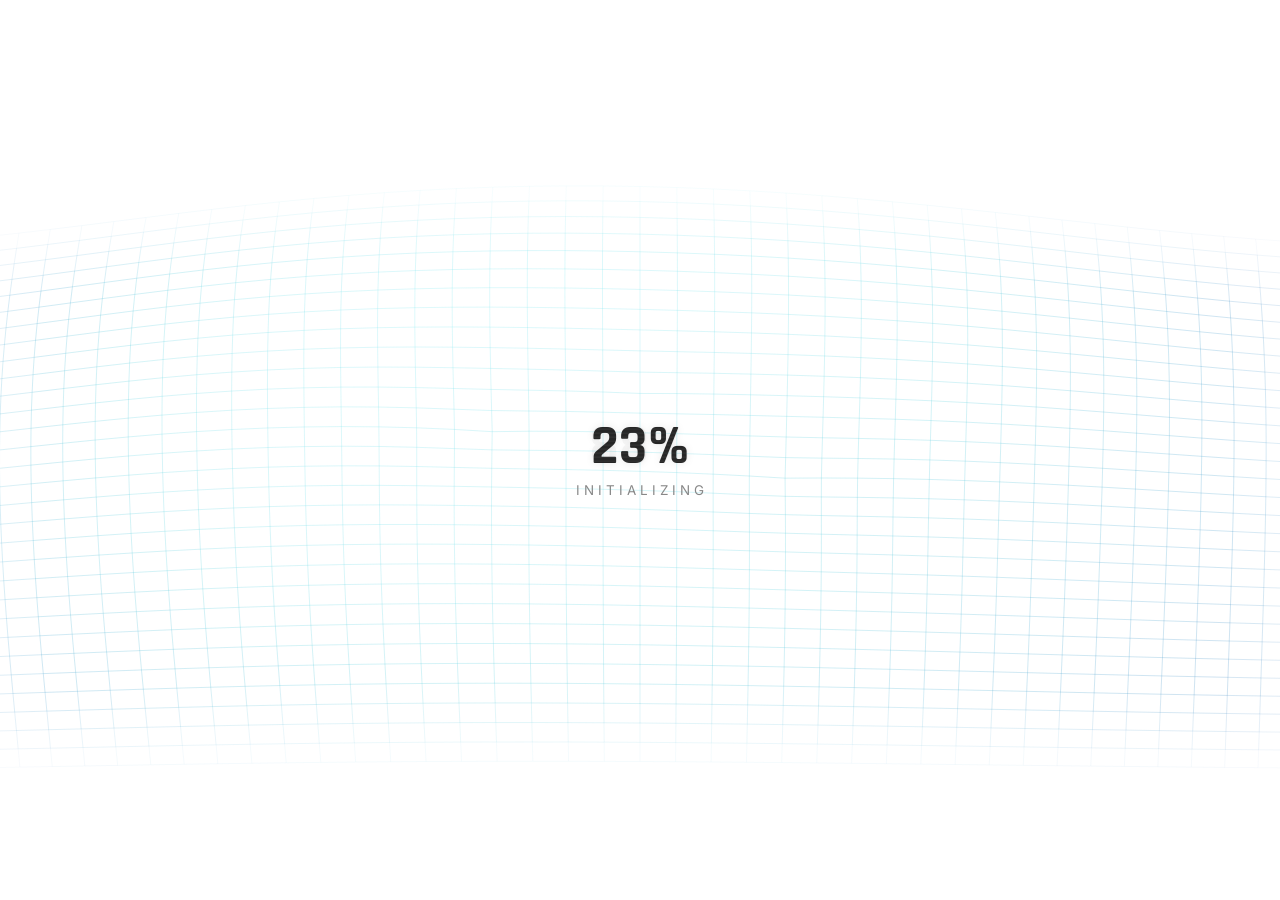
<file: reference/loading-page/index.html>
<!DOCTYPE html>
<html lang="en">
<head>
  <meta charset="UTF-8">
  <meta name="viewport" content="width=device-width, initial-scale=1.0">
  <title>Loading...</title>
  <style>
    @import url('https://fonts.googleapis.com/css2?family=Rajdhani:wght@400;500;600;700&family=Inter:wght@300;400;500&display=swap');

    * {
      margin: 0;
      padding: 0;
      box-sizing: border-box;
    }

    body {
      background: #ffffff;
      height: 100vh;
      overflow: hidden;
    }

    canvas {
      position: fixed;
      inset: 0;
      width: 100vw;
      height: 100vh;
    }
  </style>
</head>
<body>
  <canvas id="grid"></canvas>

  <script>
    const canvas = document.getElementById('grid');
    const ctx = canvas.getContext('2d');
    let W, H;

    function resize() {
      const dpr = window.devicePixelRatio || 1;
      W = window.innerWidth;
      H = window.innerHeight;
      canvas.width = W * dpr;
      canvas.height = H * dpr;
      canvas.style.width = W + 'px';
      canvas.style.height = H + 'px';
      ctx.setTransform(dpr, 0, 0, dpr, 0, 0);
    }
    resize();
    window.addEventListener('resize', resize);

    const COLS = 48;
    const ROWS = 32;

    const waves = [
      { cx: 0.35, cy: 0.4, amp: 55, freq: 0.0025, speed: 0.8 },
      { cx: 0.65, cy: 0.5, amp: 35, freq: 0.003, speed: -0.6 },
      { cx: 0.5, cy: 0.3, amp: 25, freq: 0.004, speed: 1.1 },
    ];

    // Cool gradient: deep cobalt → blue → teal → cyan → light cyan
    function coolColor(t) {
      t = Math.max(0, Math.min(1, t));
      let r, g, b;
      if (t < 0.25) {
        // Deep cobalt
        const s = t / 0.25;
        r = 20 + s * 10; g = 40 + s * 30; b = 120 + s * 40;
      } else if (t < 0.5) {
        // Cobalt to blue-teal
        const s = (t - 0.25) / 0.25;
        r = 30 - s * 10; g = 70 + s * 60; b = 160 + s * 30;
      } else if (t < 0.75) {
        // Teal to cyan
        const s = (t - 0.5) / 0.25;
        r = 20 + s * 20; g = 130 + s * 60; b = 190 + s * 20;
      } else {
        // Cyan to light cyan
        const s = (t - 0.75) / 0.25;
        r = 40 + s * 60; g = 190 + s * 40; b = 210 + s * 30;
      }
      return [Math.round(r), Math.round(g), Math.round(b)];
    }

    let time = 0;
    let progress = 0;
    const maxH = waves.reduce((sum, w) => sum + w.amp, 0);

    const progressInterval = setInterval(() => {
      progress++;
      if (progress >= 100) clearInterval(progressInterval);
    }, 50);

    function getHeight(x, y, t) {
      let h = 0;
      for (const w of waves) {
        const dx = x - w.cx * W;
        const dy = y - w.cy * H;
        const dist = Math.sqrt(dx * dx + dy * dy);
        h += w.amp * Math.sin(dist * w.freq + t * w.speed);
      }
      return h;
    }

    function project(x, y, z) {
      const viewHeight = H * 0.45;
      const depth = H * 1.2;
      const scale = depth / (depth + viewHeight - z);
      return {
        x: W / 2 + (x - W / 2) * scale,
        y: H * 0.55 + (y - H * 0.5) * scale * 0.55 - z * scale * 0.4,
      };
    }

    function edgeAlpha(col, row) {
      const fade = 0.15;
      const cx = col / COLS;
      const cy = row / ROWS;
      let ax = 1, ay = 1;
      if (cx < fade) ax = cx / fade;
      else if (cx > 1 - fade) ax = (1 - cx) / fade;
      if (cy < fade) ay = cy / fade;
      else if (cy > 1 - fade) ay = (1 - cy) / fade;
      return ax * ay;
    }

    function draw() {
      ctx.clearRect(0, 0, W, H);
      time += 0.02;

      const gridW = W * 1.8;
      const gridH = H * 1.6;
      const offsetX = (W - gridW) / 2;
      const offsetY = (H - gridH) / 2;

      const points = [];
      const alphaGrid = [];
      const heights = [];

      for (let r = 0; r <= ROWS; r++) {
        const rowP = [], rowA = [], rowH = [];
        for (let c = 0; c <= COLS; c++) {
          const x = offsetX + (c / COLS) * gridW;
          const y = offsetY + (r / ROWS) * gridH;
          const z = getHeight(x, y, time);
          rowP.push(project(x, y, z));
          rowA.push(edgeAlpha(c, r));
          rowH.push((z + maxH) / (2 * maxH));
        }
        points.push(rowP);
        alphaGrid.push(rowA);
        heights.push(rowH);
      }

      // Gentle breathing
      const breath = 0.2 + 0.08 * Math.sin(time * 0.8);
      ctx.lineWidth = 0.8;

      // Horizontal lines
      for (let r = 0; r <= ROWS; r++) {
        for (let c = 0; c < COLS; c++) {
          const a = Math.min(alphaGrid[r][c], alphaGrid[r][c + 1]);
          if (a < 0.01) continue;
          const hN = (heights[r][c] + heights[r][c + 1]) / 2;
          const [cr, cg, cb] = coolColor(hN);
          ctx.strokeStyle = `rgba(${cr},${cg},${cb},${a * breath})`;
          ctx.beginPath();
          ctx.moveTo(points[r][c].x, points[r][c].y);
          ctx.lineTo(points[r][c + 1].x, points[r][c + 1].y);
          ctx.stroke();
        }
      }

      // Vertical lines
      for (let c = 0; c <= COLS; c++) {
        for (let r = 0; r < ROWS; r++) {
          const a = Math.min(alphaGrid[r][c], alphaGrid[r + 1][c]);
          if (a < 0.01) continue;
          const hN = (heights[r][c] + heights[r + 1][c]) / 2;
          const [cr, cg, cb] = coolColor(hN);
          ctx.strokeStyle = `rgba(${cr},${cg},${cb},${a * breath})`;
          ctx.beginPath();
          ctx.moveTo(points[r][c].x, points[r][c].y);
          ctx.lineTo(points[r + 1][c].x, points[r + 1][c].y);
          ctx.stroke();
        }
      }

      // --- Counter ---
      const p = Math.max(1, progress);
      const counterText = (p < 10 ? '0' + p : String(p)) + '%';
      const fontSize = Math.max(32, Math.min(W * 0.05, 56));
      ctx.font = `700 ${fontSize}px Rajdhani, sans-serif`;
      ctx.textAlign = 'center';
      ctx.textBaseline = 'middle';

      const centerX = W / 2;
      const centerY = H / 2;

      // Ghost segments
      ctx.fillStyle = 'rgba(0, 0, 0, 0.04)';
      ctx.fillText('88%', centerX, centerY);

      // Subtle flicker: 0.93–1.0 range
      const flicker = 0.93 + Math.random() * 0.07;

      // Counter
      ctx.save();
      ctx.globalAlpha = flicker;
      ctx.shadowColor = 'rgba(0, 0, 0, 0.1)';
      ctx.shadowBlur = 8;
      ctx.fillStyle = '#1a1a1a';
      ctx.fillText(counterText, centerX, centerY);
      ctx.restore();

      // Faint CRT scanlines
      ctx.font = `700 ${fontSize}px Rajdhani, sans-serif`;
      const textW = ctx.measureText('888%').width;
      const slTop = centerY - fontSize * 0.6;
      const slBottom = centerY + fontSize * 0.6;
      ctx.fillStyle = 'rgba(255, 255, 255, 0.05)';
      for (let sy = slTop; sy < slBottom; sy += 4) {
        ctx.fillRect(centerX - textW / 2 - 6, sy, textW + 12, 1.5);
      }

      // "INITIALIZING" label
      const subSize = Math.max(12, fontSize * 0.24);
      ctx.font = `400 ${subSize}px Inter, sans-serif`;
      ctx.fillStyle = '#888888';
      ctx.globalAlpha = 1;
      ctx.shadowBlur = 0;
      ctx.fillText('I N I T I A L I Z I N G', centerX, centerY + fontSize * 0.55 + 10);

      requestAnimationFrame(draw);
    }

    document.fonts.ready.then(() => draw());
  </script>
</body>
</html>
</file>
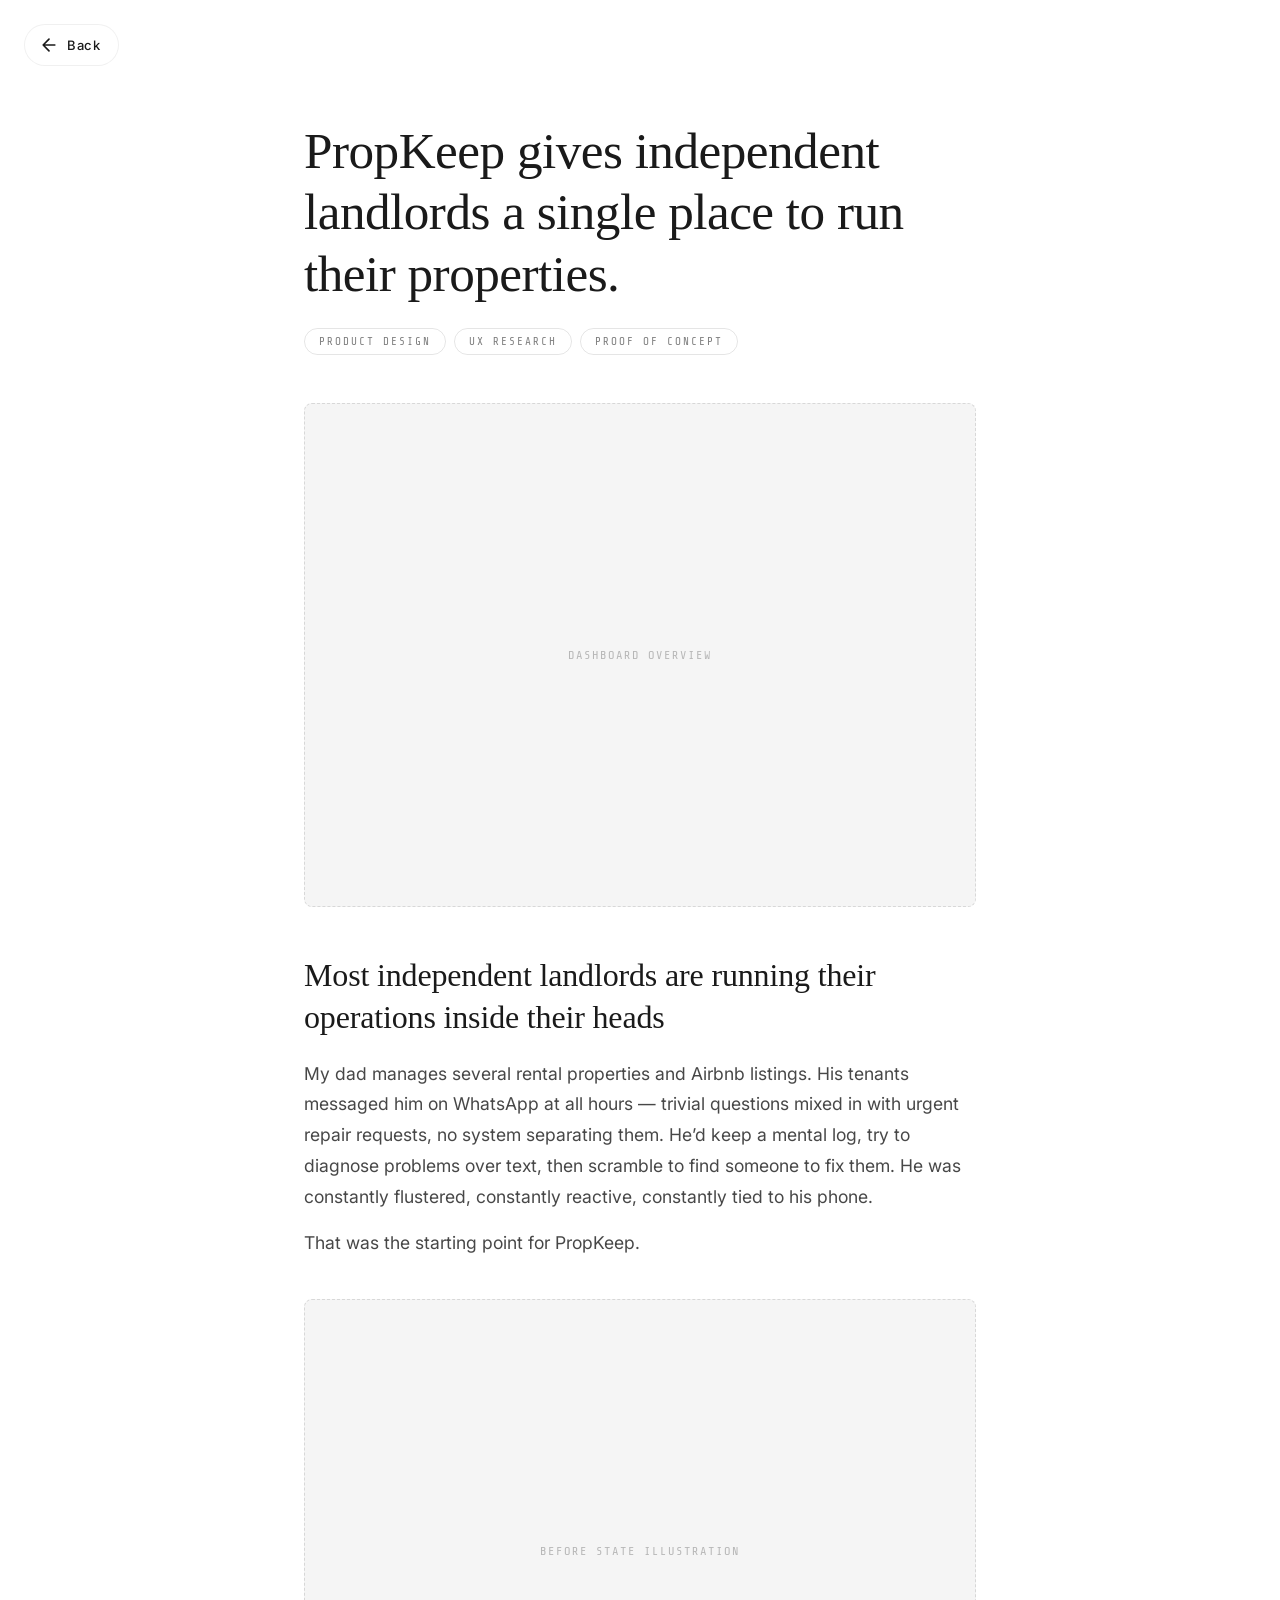
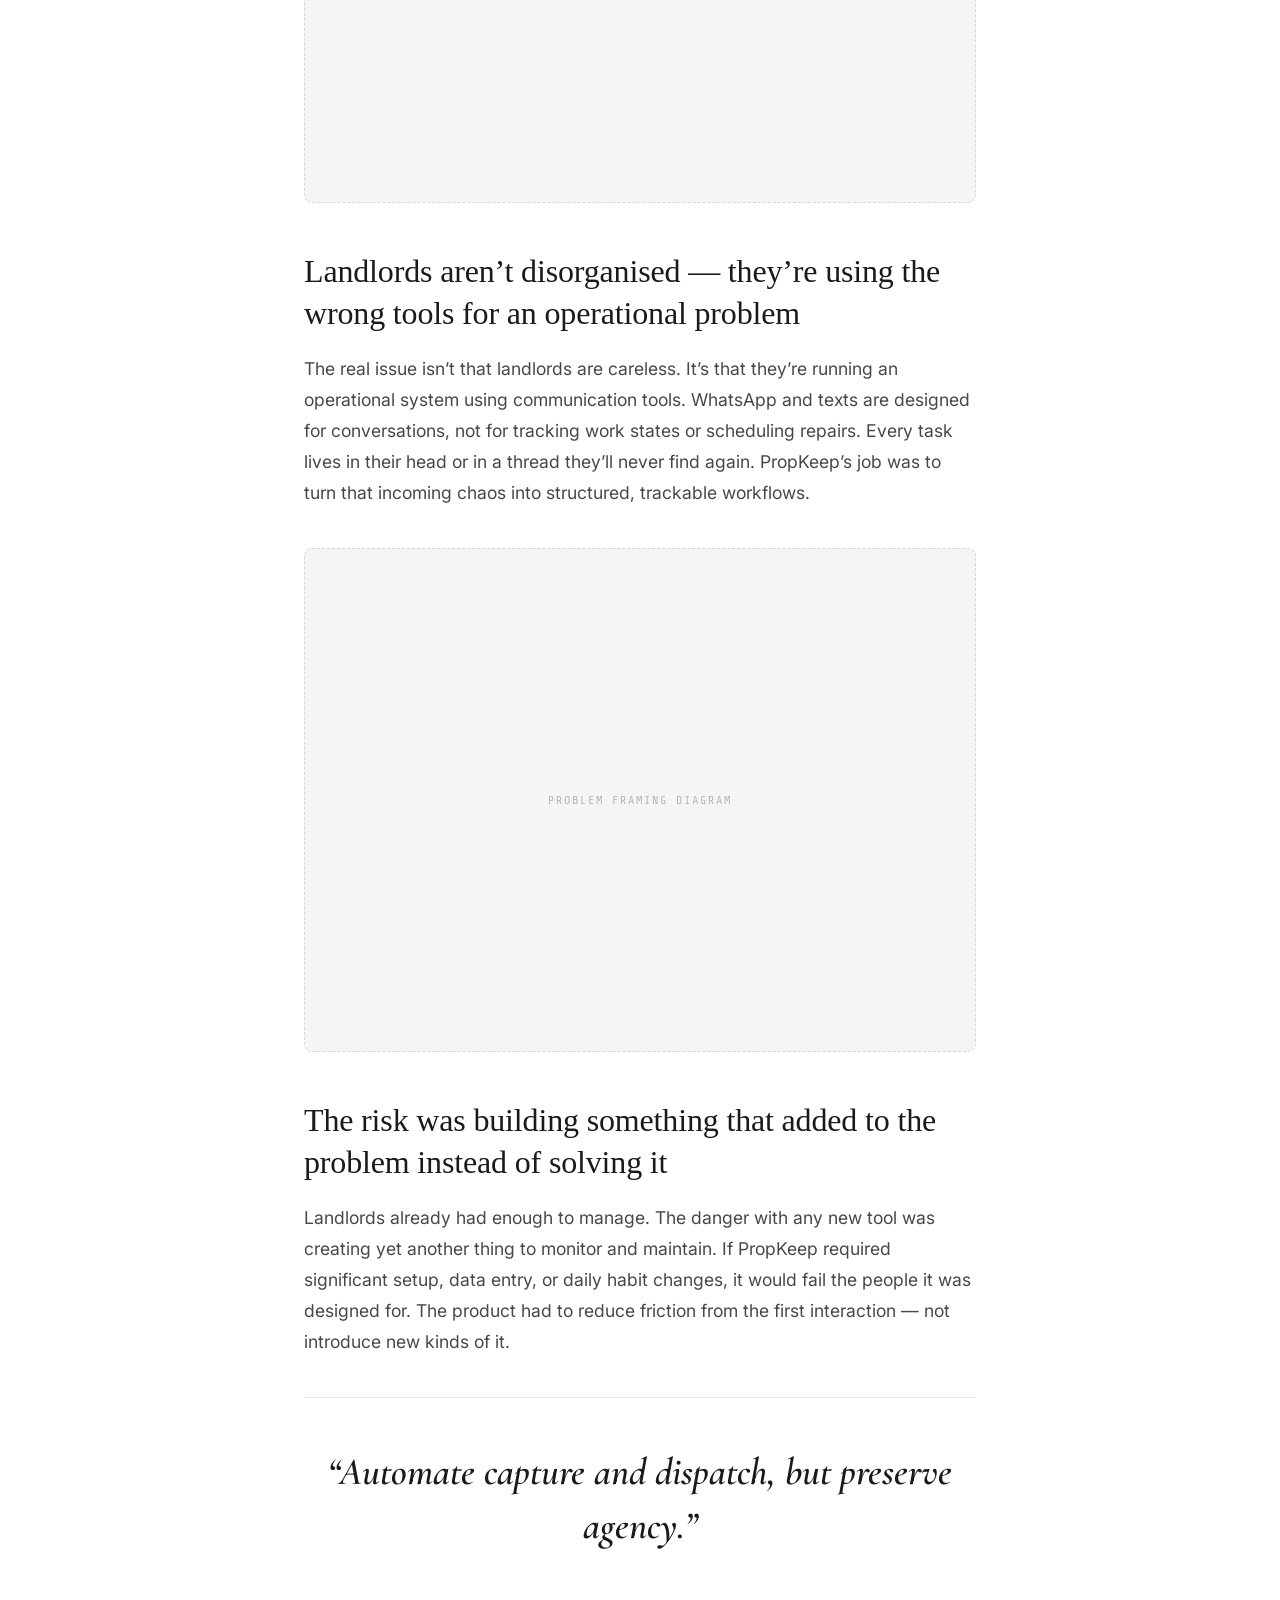
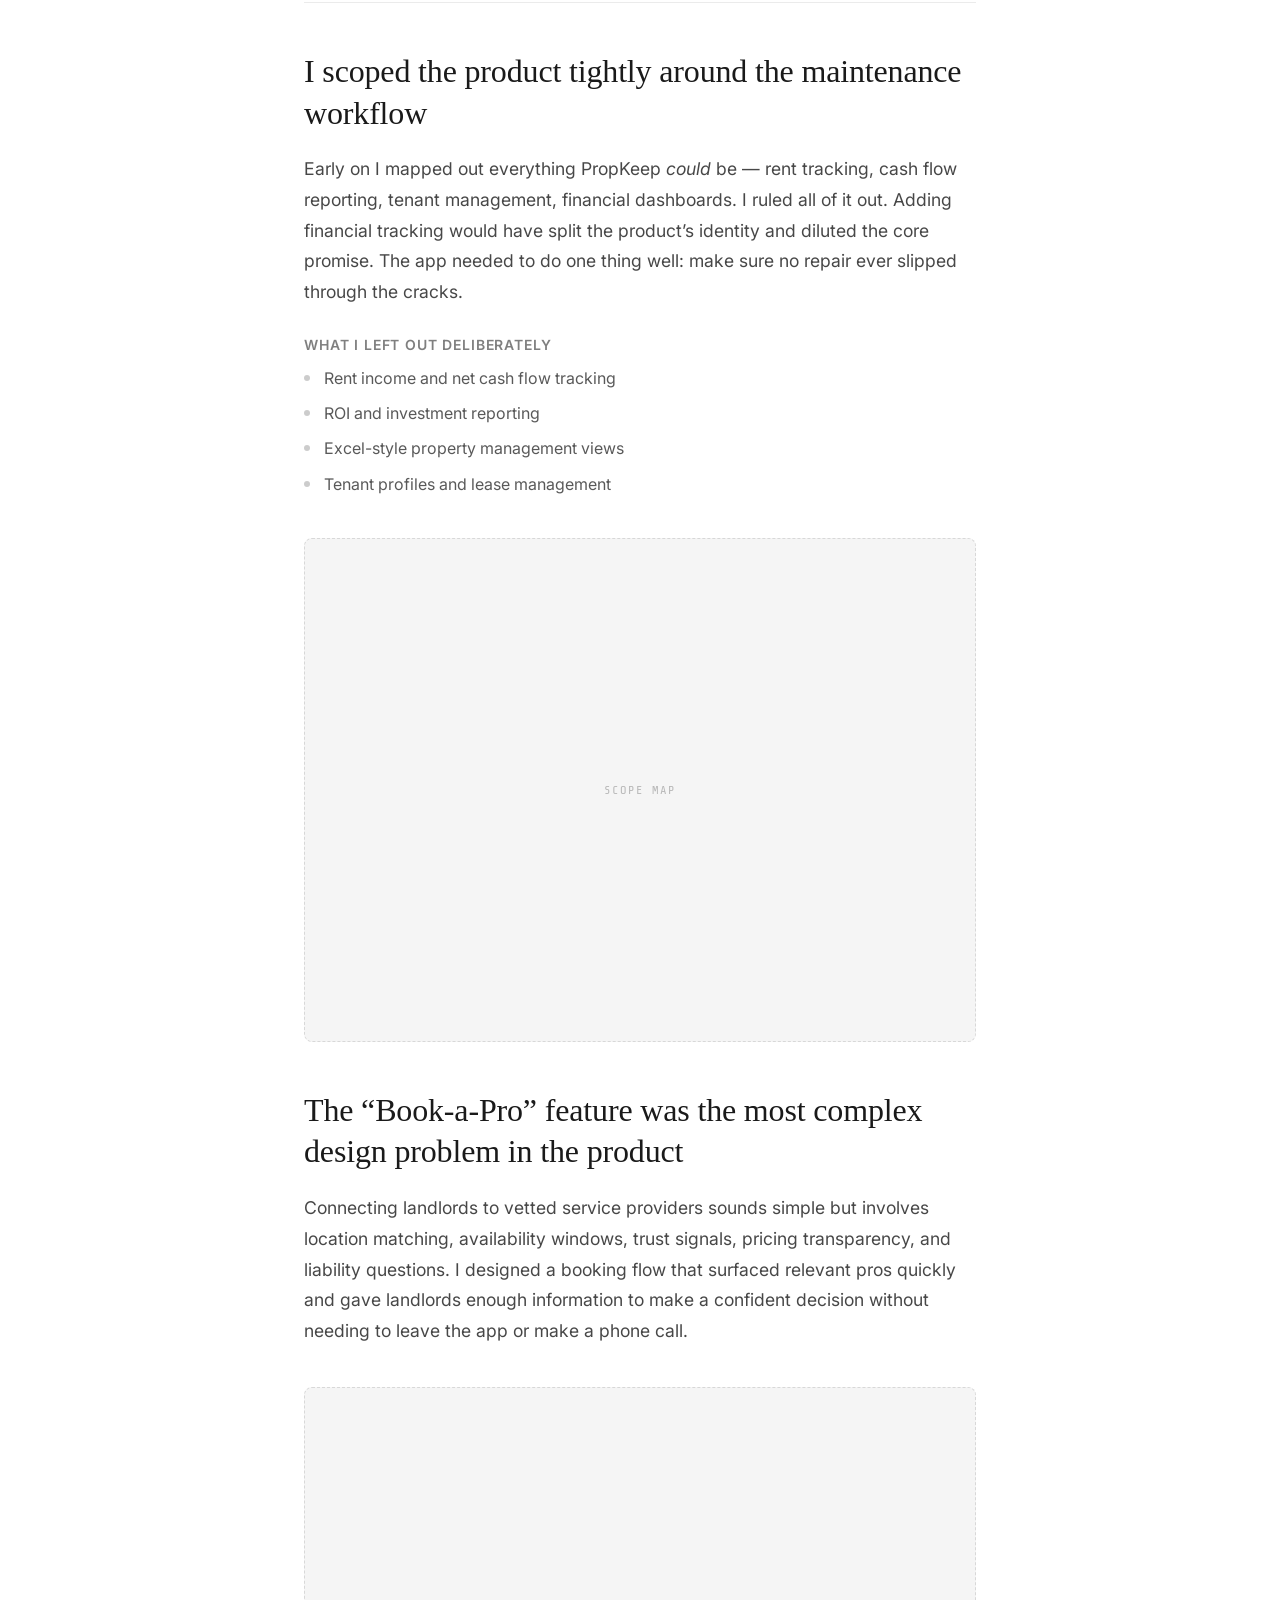
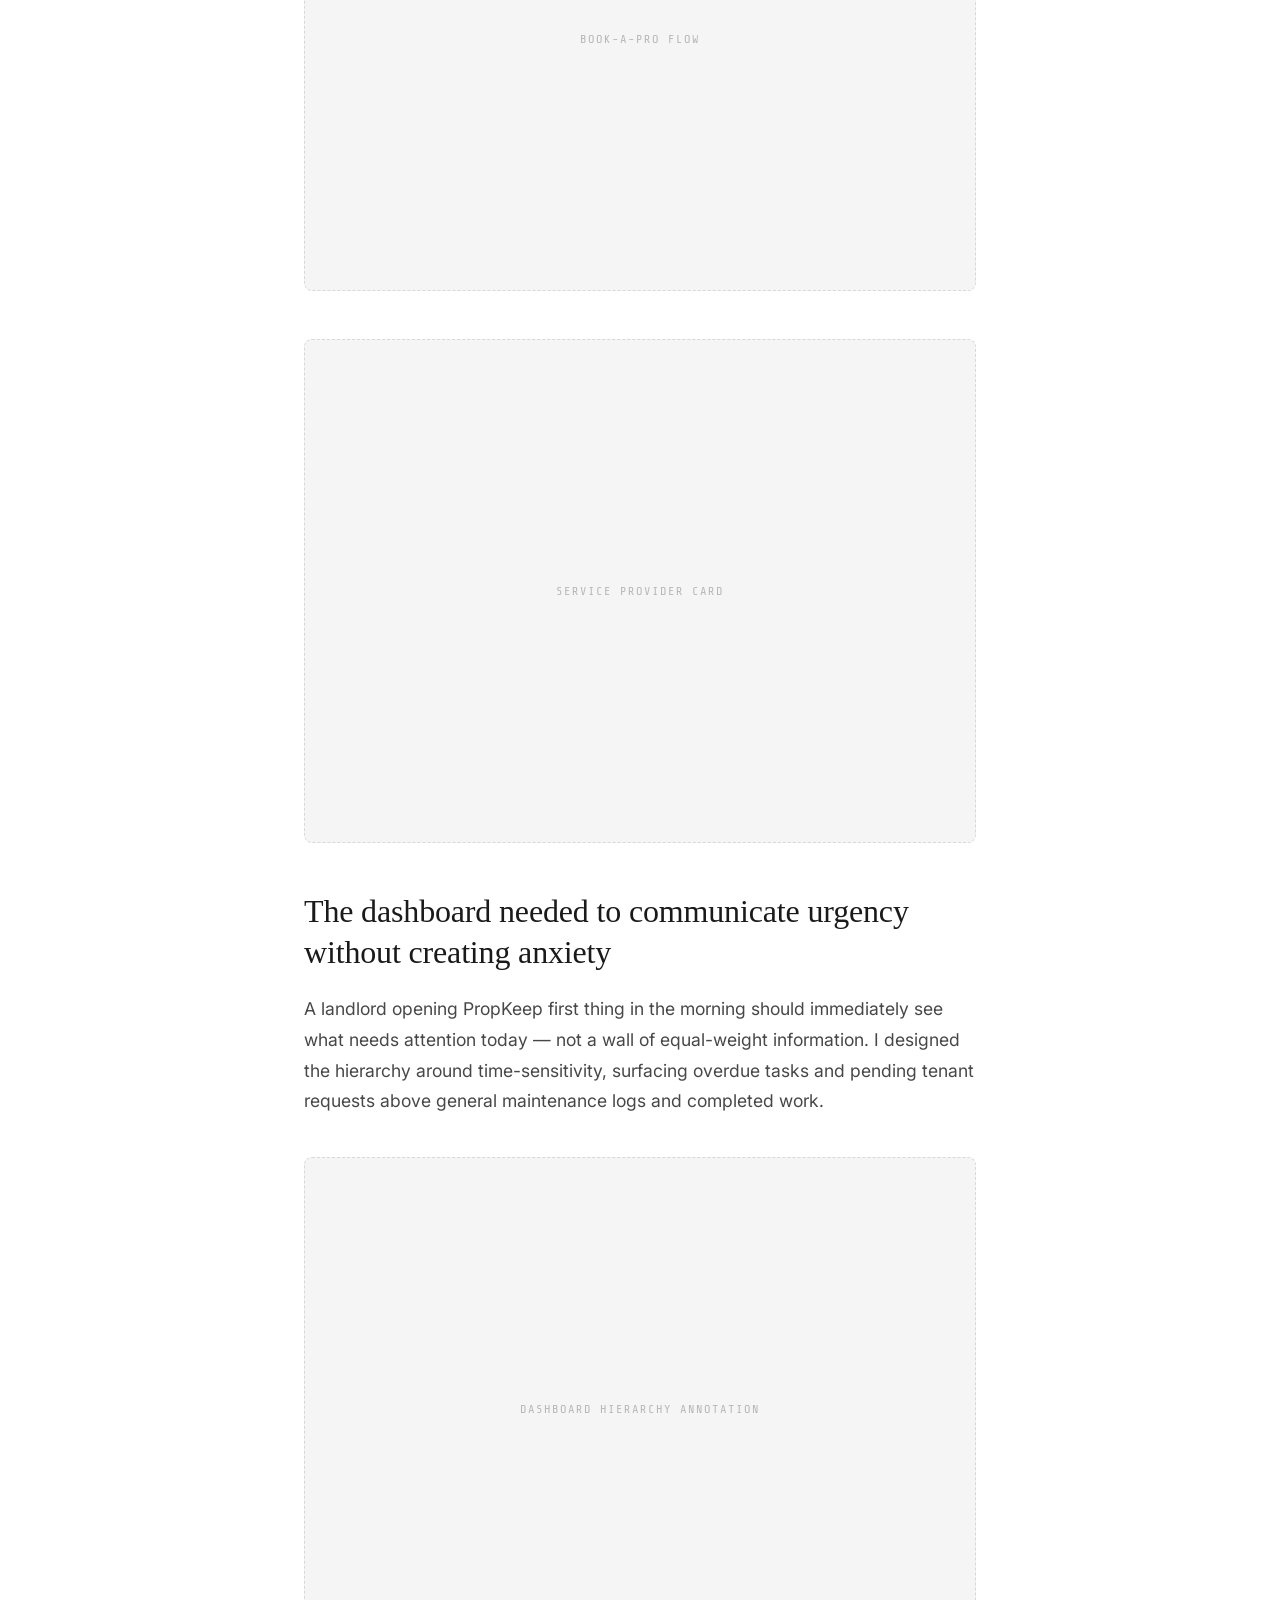
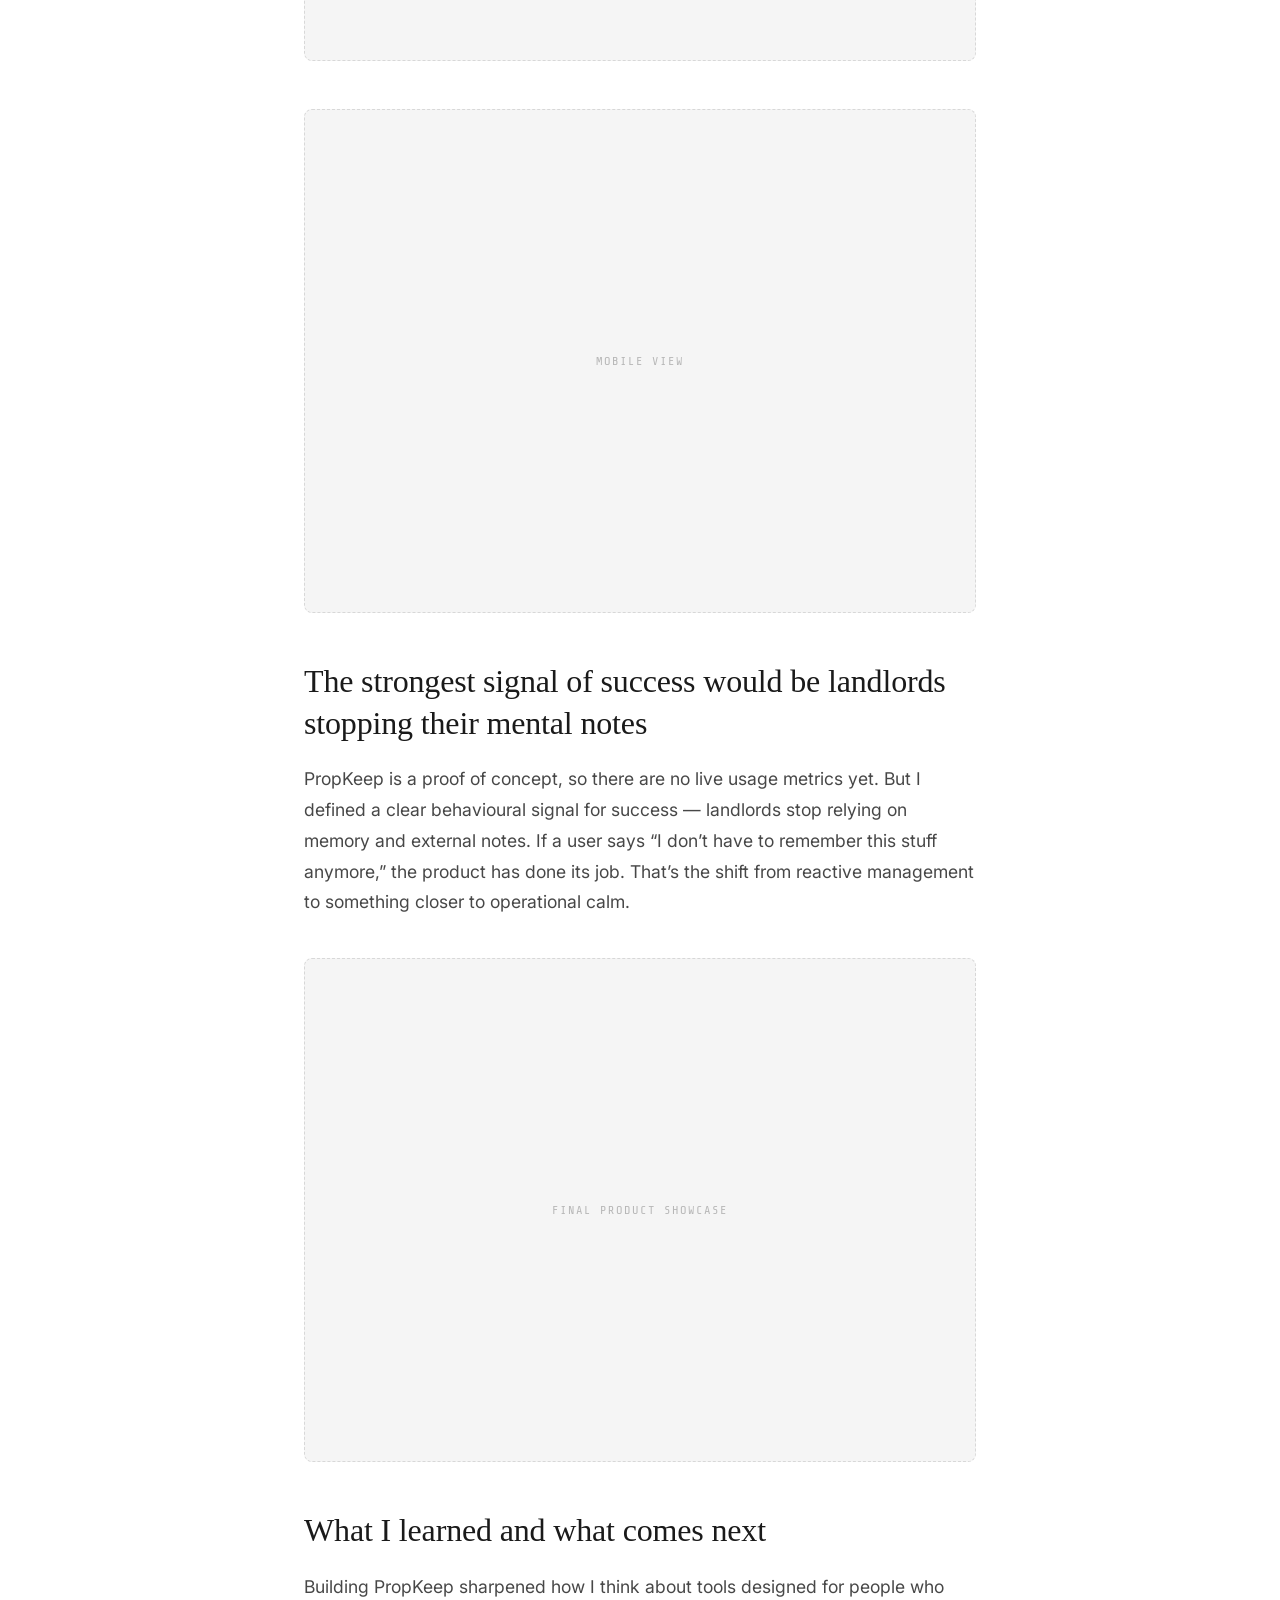
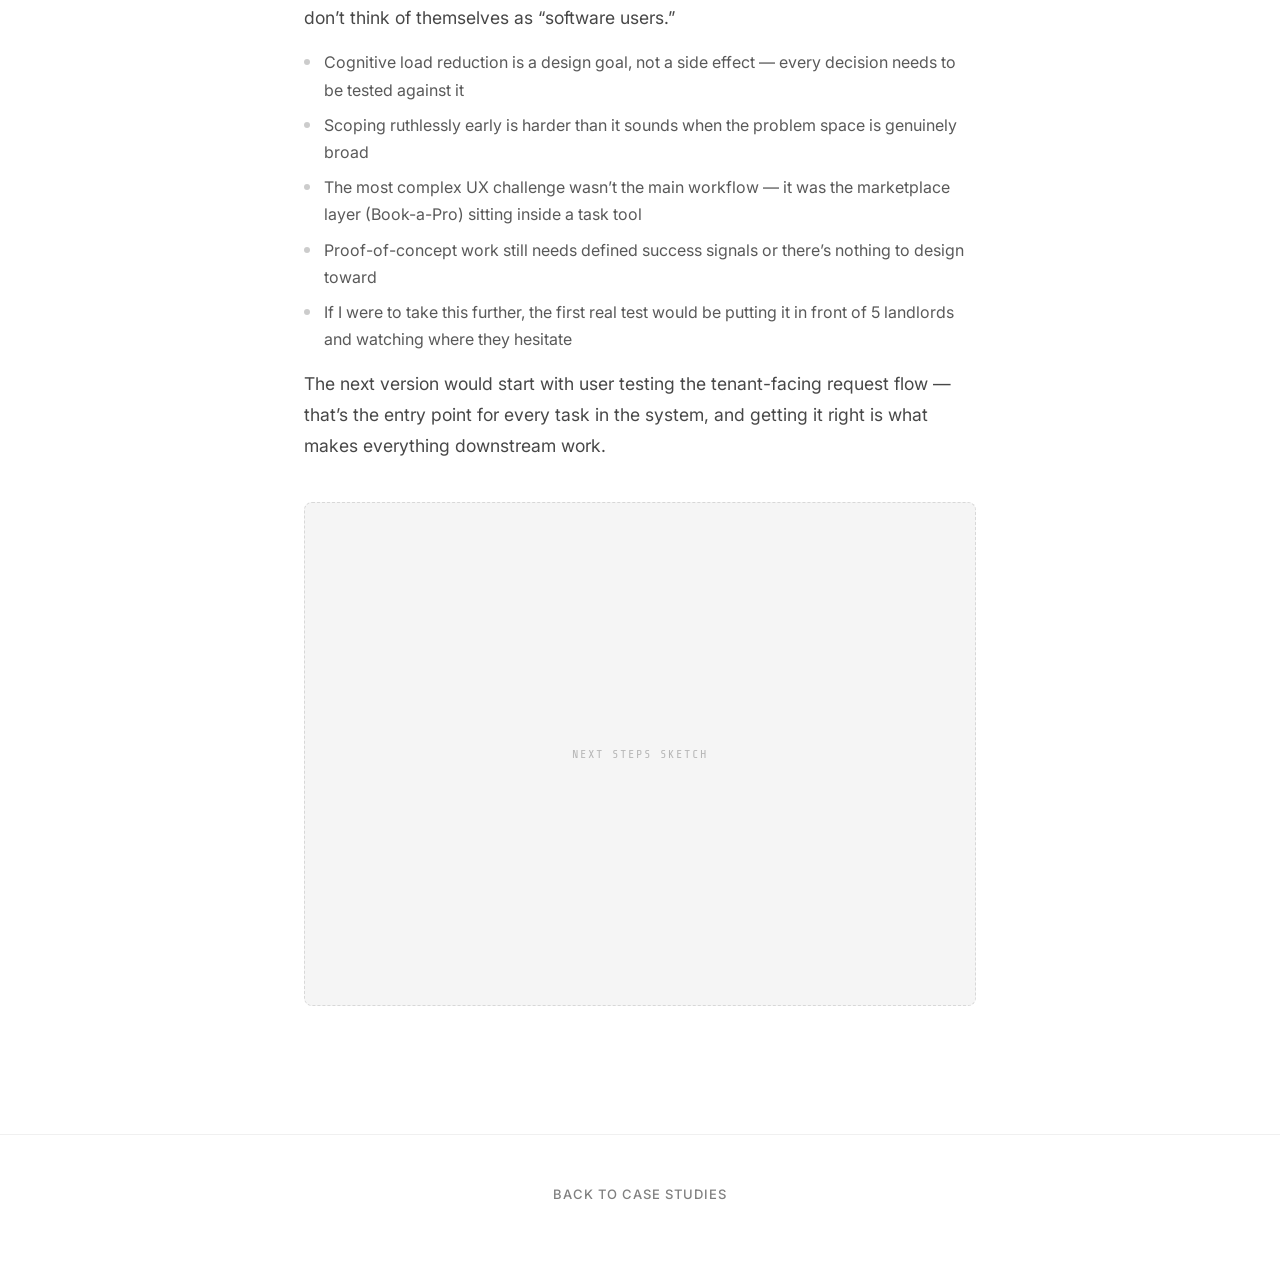
<file: case-study-propkeep.html>
<!DOCTYPE html>
<html lang="en">
<head>
  <meta charset="UTF-8">
  <meta name="viewport" content="width=device-width, initial-scale=1.0">
  <title>PropKeep — Case Study | Tash Alam</title>

  <!-- Fonts -->
  <link rel="preconnect" href="https://fonts.googleapis.com">
  <link rel="preconnect" href="https://fonts.gstatic.com" crossorigin>
  <link href="https://fonts.googleapis.com/css2?family=Cormorant+Garamond:wght@600;700&family=Inter:wght@300;400;500;600;700;900&family=Share+Tech+Mono&display=swap" rel="stylesheet">

  <!-- CSS -->
  <link rel="stylesheet" href="css/reset.css">
  <link rel="stylesheet" href="css/tokens.css">
  <link rel="stylesheet" href="css/global.css">
  <link rel="stylesheet" href="css/case-study.css">
</head>
<body>

  <!-- Back nav -->
  <a href="javascript:void(0)" class="cs-page__back" id="cs-back-btn" aria-label="Back to case studies">
    <svg width="20" height="20" viewBox="0 0 24 24" fill="none" stroke="currentColor" stroke-width="2" stroke-linecap="round" stroke-linejoin="round"><path d="M19 12H5M12 19l-7-7 7-7"/></svg>
    Back
  </a>
  <script>
    document.getElementById('cs-back-btn').addEventListener('click', function() {
      window.history.back();
    });
  </script>

  <article class="cs-page">

    <!-- Hero -->
    <header class="cs-page__hero">
      <h1 class="cs-page__title">PropKeep gives independent landlords a single place to run their properties.</h1>
      <div class="cs-page__meta">
        <span class="cs-page__tag">Product Design</span>
        <span class="cs-page__tag">UX Research</span>
        <span class="cs-page__tag">Proof of Concept</span>
      </div>
    </header>

    <!-- Hero asset placeholder -->
    <div class="cs-page__asset">
      <div class="cs-page__placeholder">Dashboard Overview</div>
    </div>

    <!-- Section 1 -->
    <section class="cs-page__section">
      <h2>Most independent landlords are running their operations inside their heads</h2>
      <p>My dad manages several rental properties and Airbnb listings. His tenants messaged him on WhatsApp at all hours &mdash; trivial questions mixed in with urgent repair requests, no system separating them. He&rsquo;d keep a mental log, try to diagnose problems over text, then scramble to find someone to fix them. He was constantly flustered, constantly reactive, constantly tied to his phone.</p>
      <p>That was the starting point for PropKeep.</p>
    </section>

    <div class="cs-page__asset">
      <div class="cs-page__placeholder">Before State Illustration</div>
    </div>

    <!-- Section 2 -->
    <section class="cs-page__section">
      <h2>Landlords aren&rsquo;t disorganised &mdash; they&rsquo;re using the wrong tools for an operational problem</h2>
      <p>The real issue isn&rsquo;t that landlords are careless. It&rsquo;s that they&rsquo;re running an operational system using communication tools. WhatsApp and texts are designed for conversations, not for tracking work states or scheduling repairs. Every task lives in their head or in a thread they&rsquo;ll never find again. PropKeep&rsquo;s job was to turn that incoming chaos into structured, trackable workflows.</p>
    </section>

    <div class="cs-page__asset">
      <div class="cs-page__placeholder">Problem Framing Diagram</div>
    </div>

    <!-- Section 3 -->
    <section class="cs-page__section">
      <h2>The risk was building something that added to the problem instead of solving it</h2>
      <p>Landlords already had enough to manage. The danger with any new tool was creating yet another thing to monitor and maintain. If PropKeep required significant setup, data entry, or daily habit changes, it would fail the people it was designed for. The product had to reduce friction from the first interaction &mdash; not introduce new kinds of it.</p>
    </section>

    <div class="cs-page__asset">
      <div class="cs-page__pullquote">&ldquo;Automate capture and dispatch, but preserve agency.&rdquo;</div>
    </div>

    <!-- Section 4 -->
    <section class="cs-page__section">
      <h2>I scoped the product tightly around the maintenance workflow</h2>
      <p>Early on I mapped out everything PropKeep <em>could</em> be &mdash; rent tracking, cash flow reporting, tenant management, financial dashboards. I ruled all of it out. Adding financial tracking would have split the product&rsquo;s identity and diluted the core promise. The app needed to do one thing well: make sure no repair ever slipped through the cracks.</p>
      <h3>What I left out deliberately</h3>
      <ul>
        <li>Rent income and net cash flow tracking</li>
        <li>ROI and investment reporting</li>
        <li>Excel-style property management views</li>
        <li>Tenant profiles and lease management</li>
      </ul>
    </section>

    <div class="cs-page__asset">
      <div class="cs-page__placeholder">Scope Map</div>
    </div>

    <!-- Section 5 -->
    <section class="cs-page__section">
      <h2>The &ldquo;Book-a-Pro&rdquo; feature was the most complex design problem in the product</h2>
      <p>Connecting landlords to vetted service providers sounds simple but involves location matching, availability windows, trust signals, pricing transparency, and liability questions. I designed a booking flow that surfaced relevant pros quickly and gave landlords enough information to make a confident decision without needing to leave the app or make a phone call.</p>
    </section>

    <div class="cs-page__asset">
      <div class="cs-page__placeholder">Book-a-Pro Flow</div>
    </div>

    <div class="cs-page__asset">
      <div class="cs-page__placeholder">Service Provider Card</div>
    </div>

    <!-- Section 6 -->
    <section class="cs-page__section">
      <h2>The dashboard needed to communicate urgency without creating anxiety</h2>
      <p>A landlord opening PropKeep first thing in the morning should immediately see what needs attention today &mdash; not a wall of equal-weight information. I designed the hierarchy around time-sensitivity, surfacing overdue tasks and pending tenant requests above general maintenance logs and completed work.</p>
    </section>

    <div class="cs-page__asset">
      <div class="cs-page__placeholder">Dashboard Hierarchy Annotation</div>
    </div>

    <div class="cs-page__asset">
      <div class="cs-page__placeholder">Mobile View</div>
    </div>

    <!-- Section 7 -->
    <section class="cs-page__section">
      <h2>The strongest signal of success would be landlords stopping their mental notes</h2>
      <p>PropKeep is a proof of concept, so there are no live usage metrics yet. But I defined a clear behavioural signal for success &mdash; landlords stop relying on memory and external notes. If a user says &ldquo;I don&rsquo;t have to remember this stuff anymore,&rdquo; the product has done its job. That&rsquo;s the shift from reactive management to something closer to operational calm.</p>
    </section>

    <div class="cs-page__asset">
      <div class="cs-page__placeholder">Final Product Showcase</div>
    </div>

    <!-- Section 8 -->
    <section class="cs-page__section">
      <h2>What I learned and what comes next</h2>
      <p>Building PropKeep sharpened how I think about tools designed for people who don&rsquo;t think of themselves as &ldquo;software users.&rdquo;</p>
      <ul>
        <li>Cognitive load reduction is a design goal, not a side effect &mdash; every decision needs to be tested against it</li>
        <li>Scoping ruthlessly early is harder than it sounds when the problem space is genuinely broad</li>
        <li>The most complex UX challenge wasn&rsquo;t the main workflow &mdash; it was the marketplace layer (Book-a-Pro) sitting inside a task tool</li>
        <li>Proof-of-concept work still needs defined success signals or there&rsquo;s nothing to design toward</li>
        <li>If I were to take this further, the first real test would be putting it in front of 5 landlords and watching where they hesitate</li>
      </ul>
      <p>The next version would start with user testing the tenant-facing request flow &mdash; that&rsquo;s the entry point for every task in the system, and getting it right is what makes everything downstream work.</p>
    </section>

    <div class="cs-page__asset">
      <div class="cs-page__placeholder">Next Steps Sketch</div>
    </div>

  </article>

  <!-- Footer -->
  <footer class="cs-page__footer">
    <a href="javascript:void(0)" class="cs-page__footer-link" onclick="window.history.back()">Back to Case Studies</a>
  </footer>

</body>
</html>
</file>
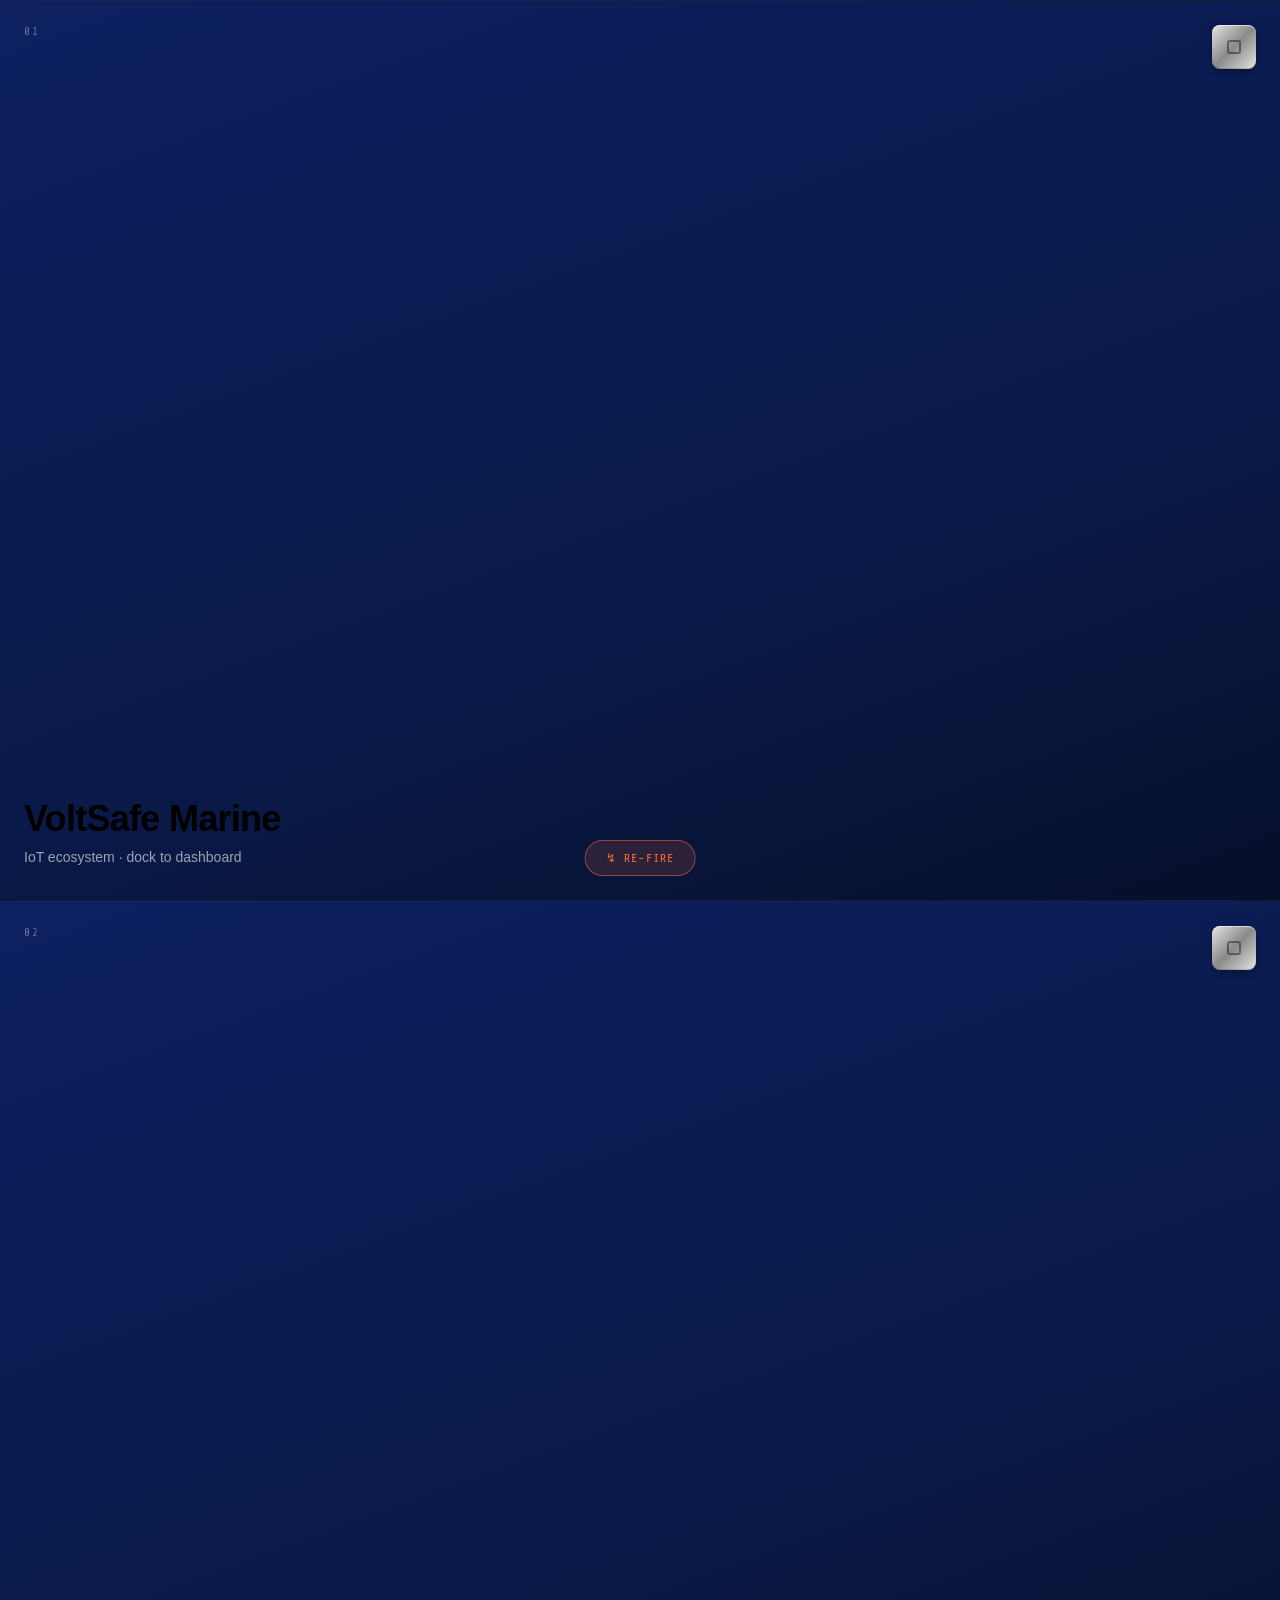
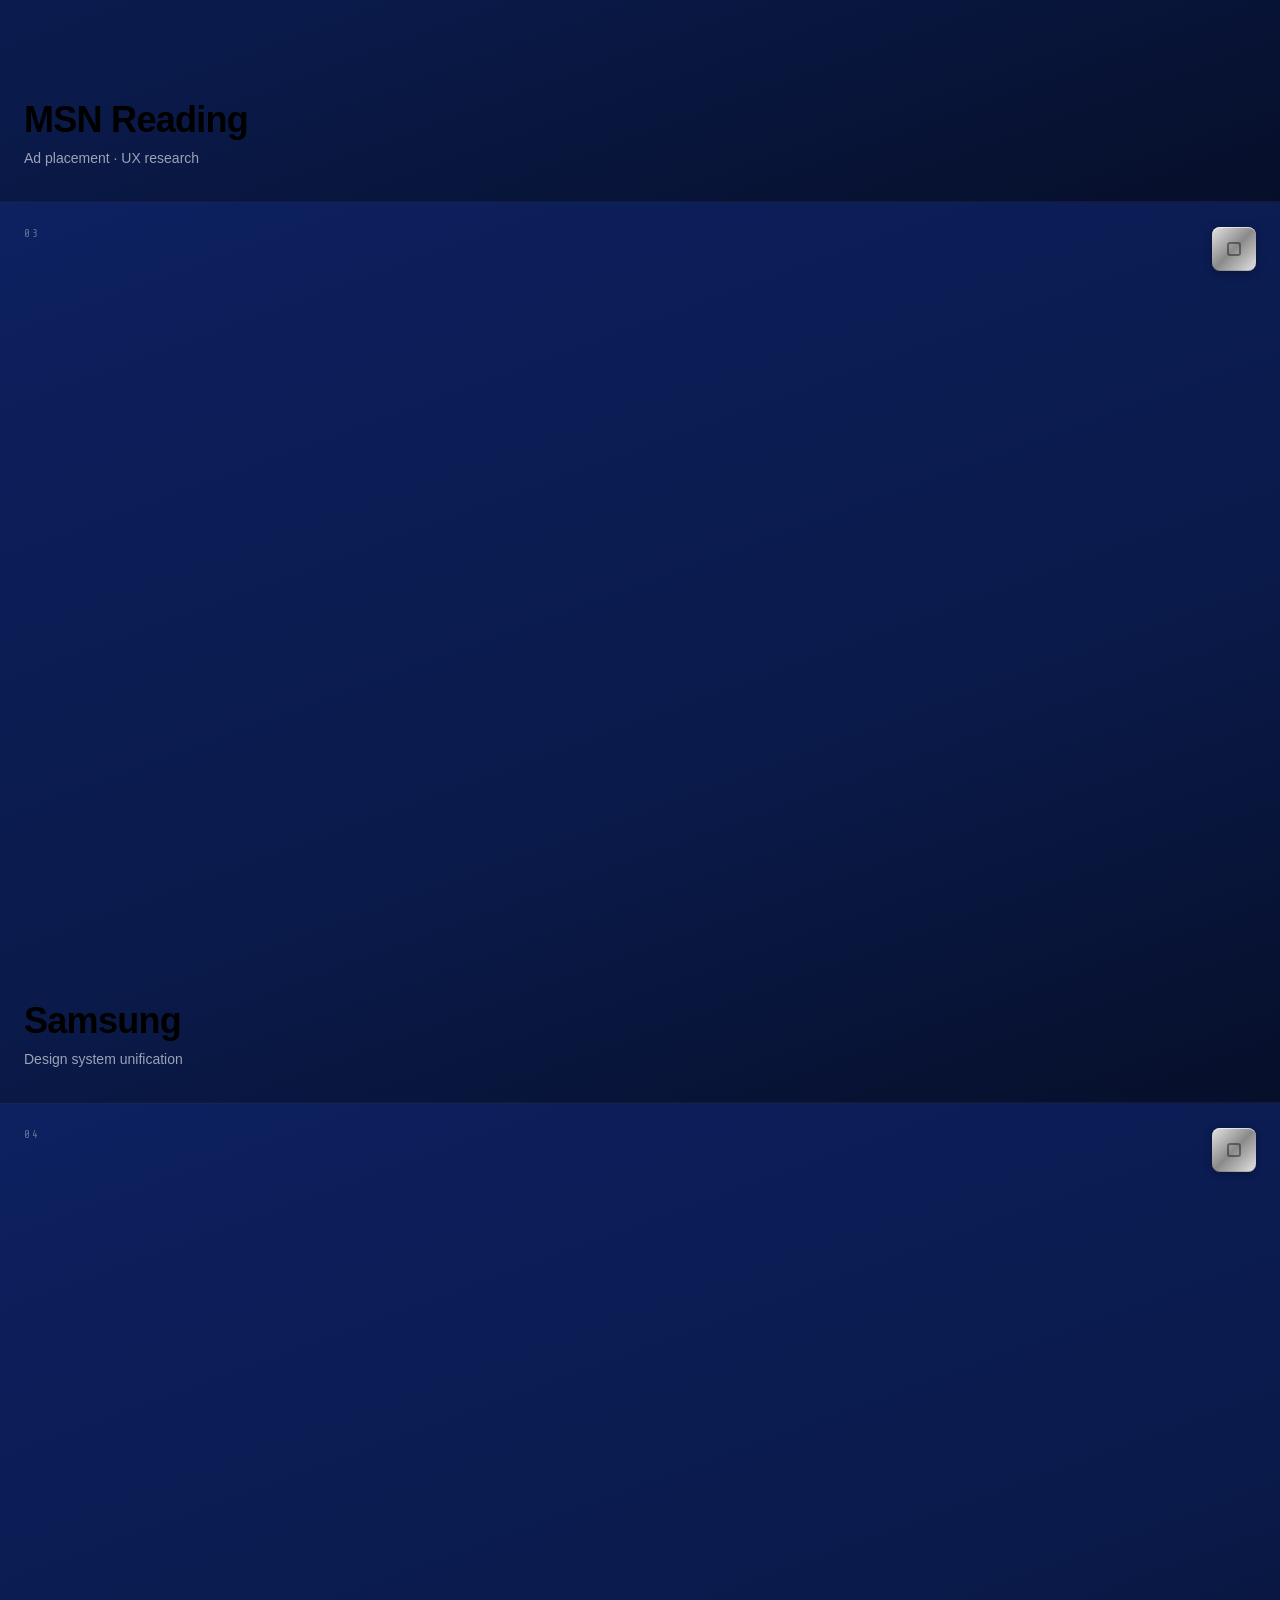
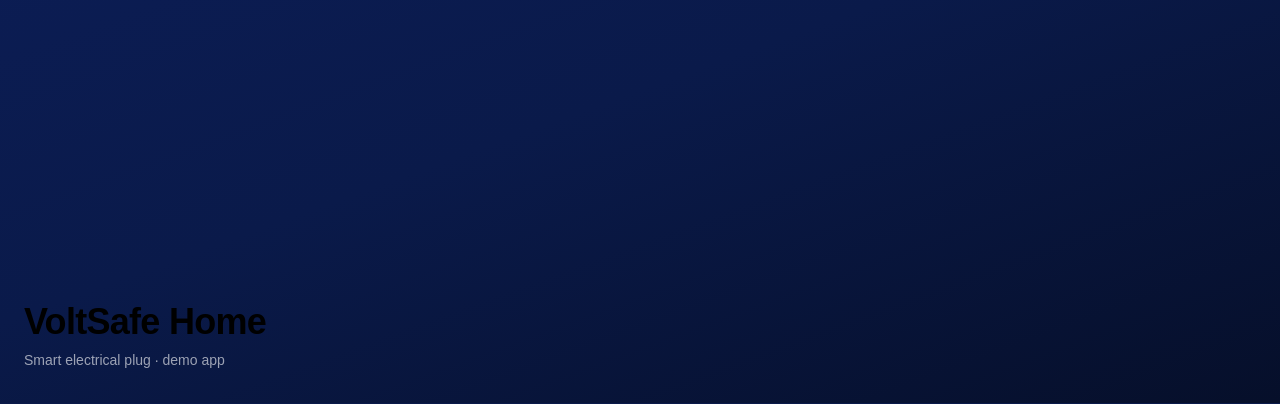
<file: mobile-vault-test.html>
<!DOCTYPE html>
<html lang="en">
<head>
  <meta charset="UTF-8">
  <meta name="viewport" content="width=device-width, initial-scale=1.0, viewport-fit=cover">
  <title>Vault Transition — Mobile Dev Test</title>

  <!-- Fonts (subset matching the main site) -->
  <link rel="preconnect" href="https://fonts.googleapis.com">
  <link rel="preconnect" href="https://fonts.gstatic.com" crossorigin>
  <link href="https://fonts.googleapis.com/css2?family=Inter:wght@400;700&family=Share+Tech+Mono&display=swap" rel="stylesheet">

  <link rel="stylesheet" href="css/mobile-vault.css">
</head>
<body>

  <!-- ── Case study cards ─────────────────────────────────── -->
  <main class="mvault-cards">

    <button
      class="mvault-card"
      data-cs="marine"
      data-title="VoltSafe Marine"
      aria-label="Open VoltSafe Marine case study"
    >
      <span class="mvault-card__number">01</span>
      <div class="mvault-card__chrome-chip" aria-hidden="true"></div>
      <h2 class="mvault-card__title">VoltSafe Marine</h2>
      <p class="mvault-card__desc">IoT ecosystem · dock to dashboard</p>
    </button>

    <button
      class="mvault-card"
      data-cs="msn"
      data-title="MSN Reading Experience"
      aria-label="Open MSN Reading Experience case study"
    >
      <span class="mvault-card__number">02</span>
      <div class="mvault-card__chrome-chip" aria-hidden="true"></div>
      <h2 class="mvault-card__title">MSN Reading</h2>
      <p class="mvault-card__desc">Ad placement · UX research</p>
    </button>

    <button
      class="mvault-card"
      data-cs="samsung"
      data-title="Samsung Design System"
      aria-label="Open Samsung Design System case study"
    >
      <span class="mvault-card__number">03</span>
      <div class="mvault-card__chrome-chip" aria-hidden="true"></div>
      <h2 class="mvault-card__title">Samsung</h2>
      <p class="mvault-card__desc">Design system unification</p>
    </button>

    <button
      class="mvault-card"
      data-cs="home"
      data-title="VoltSafe Home"
      aria-label="Open VoltSafe Home case study"
    >
      <span class="mvault-card__number">04</span>
      <div class="mvault-card__chrome-chip" aria-hidden="true"></div>
      <h2 class="mvault-card__title">VoltSafe Home</h2>
      <p class="mvault-card__desc">Smart electrical plug · demo app</p>
    </button>

  </main>

  <!-- ── Dev refire button ─────────────────────────────────── -->
  <button class="mvault-refire" aria-label="Re-fire vault transition">
    ↯ Re-fire
  </button>

  <!-- ── Vault panels ──────────────────────────────────────── -->
  <div class="mvault-panel mvault-panel--left"  aria-hidden="true"></div>
  <div class="mvault-panel mvault-panel--right" aria-hidden="true"></div>

  <!-- ── Case study overlay ────────────────────────────────── -->
  <section
    class="mvault-study"
    aria-hidden="true"
    role="region"
    aria-label="Case study detail"
  >
    <button class="mvault-study__close" aria-label="Close case study">✕</button>
    <h1 class="mvault-study__title" tabindex="-1">Case study</h1>
    <p class="mvault-study__body">
      This is placeholder content for the vault test page. In Session 2,
      the real case study content from <code>#cs-detail</code> in
      <code>index.html</code> will mount here.
    </p>
    <p class="mvault-study__body">
      Scroll this panel to verify overflow works correctly. The vault
      panels are <code>position: fixed</code> above this overlay, which
      is <code>position: fixed; z-index: 9000</code>.
    </p>
  </section>

  <!-- ── Aria live region ──────────────────────────────────── -->
  <div class="mvault-live" aria-live="polite" role="status"></div>

  <script src="js/mobile-vault.js"></script>
</body>
</html>
</file>
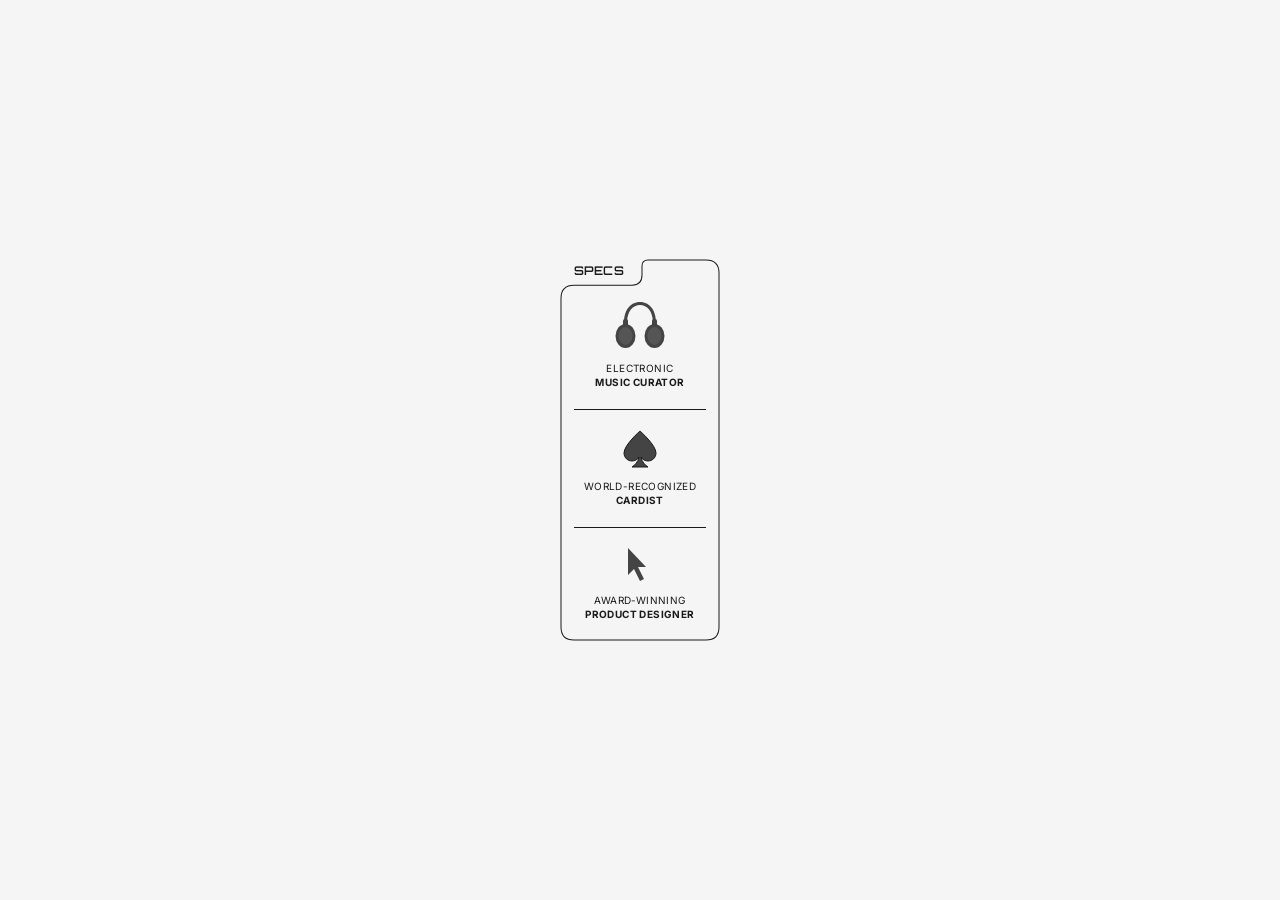
<file: reference/attributes-card/attributes-card.html>
<!DOCTYPE html>
<html lang="en">
<head>
  <meta charset="UTF-8">
  <meta name="viewport" content="width=device-width, initial-scale=1.0">
  <title>Attributes Card</title>
  <link rel="preconnect" href="https://fonts.googleapis.com">
  <link rel="preconnect" href="https://fonts.gstatic.com" crossorigin>
  <link href="https://fonts.googleapis.com/css2?family=Inter:wght@400;500;600;700&family=Orbitron:wght@600&display=swap" rel="stylesheet">
  <style>
    * { margin: 0; padding: 0; box-sizing: border-box; }

    body {
      font-family: 'Inter', -apple-system, BlinkMacSystemFont, 'Segoe UI', sans-serif;
      display: flex;
      align-items: center;
      justify-content: center;
      min-height: 100vh;
      background: #f5f5f5;
    }

    /* ── Attributes Card ── */
    .info-card {
      position: relative;
      width: 160px;
      user-select: none;
    }

    .card-border-svg {
      position: absolute;
      top: 0; left: 0;
      width: 100%; height: 100%;
      pointer-events: none;
      overflow: visible;
    }

    .card-border-path {
      fill: none;
      stroke: #1a1a1a;
      stroke-width: 1;
    }

    .card-header {
      position: absolute;
      top: 4px;
      left: 0;
      width: 78px;
      text-align: center;
      font-family: 'Orbitron', sans-serif;
      font-size: 12px;
      font-weight: 600;
      text-transform: uppercase;
      letter-spacing: 0.05em;
      color: #1a1a1a;
      white-space: nowrap;
      z-index: 2;
    }

    .card-body {
      position: relative;
      padding-top: 22px;
      display: flex;
      flex-direction: column;
    }

    .card-segment {
      flex: 1;
      display: flex;
      flex-direction: column;
      align-items: center;
      justify-content: center;
      padding: 20px 14px;
      gap: 10px;
    }

    .card-segment + .card-segment {
      position: relative;
    }

    .card-segment + .card-segment::before {
      content: '';
      position: absolute;
      top: 0;
      left: 14px;
      right: 14px;
      height: 1px;
      background: #1a1a1a;
    }

    .segment-icon {
      display: flex;
      align-items: center;
      justify-content: center;
    }

    .segment-icon svg {
      stroke: #1a1a1a;
      fill: none;
    }

    .segment-label {
      font-size: 10px;
      font-weight: 400;
      text-transform: uppercase;
      letter-spacing: 0.04em;
      color: #1a1a1a;
      text-align: center;
      line-height: 1.4;
    }

    .segment-label strong {
      font-weight: 700;
    }

    /* Headphones 3D Y-axis rotation */
    .headphones-icon {
      perspective: 200px;
    }

    .headphones-icon svg {
      animation: spade-spin 4s linear infinite;
      transform-style: preserve-3d;
      fill: #444;
      stroke: none;
    }

    /* Spade 3D Y-axis rotation */
    .spade-icon {
      perspective: 200px;
    }

    .spade-icon svg {
      animation: spade-spin 4s linear infinite;
      transform-style: preserve-3d;
      fill: #444;
    }

    @keyframes spade-spin {
      0% { transform: rotateY(0deg); }
      100% { transform: rotateY(360deg); }
    }

    /* macOS cursor 3D rotation */
    .cursor-icon {
      perspective: 200px;
    }

    .cursor-icon svg {
      animation: spade-spin 4s linear infinite;
      transform-style: preserve-3d;
      fill: #444;
      stroke: none;
    }
  </style>
</head>
<body>

  <div class="info-card">
    <!-- SVG notched border outline -->
    <svg class="card-border-svg" viewBox="0 0 160 380" preserveAspectRatio="none">
      <path class="card-border-path" d="
        M 14 26
        Q 1 26 1 39
        L 1 366
        Q 1 379 14 379
        L 146 379
        Q 159 379 159 366
        L 159 14
        Q 159 1 146 1
        L 88 1
        Q 82 1 82 7
        L 82 16
        Q 82 26 72 26
        L 14 26
        Z
      " />
    </svg>
    <div class="card-header">Specs</div>
    <div class="card-body">
      <!-- Segment 1: Music Curator -->
      <div class="card-segment">
        <div class="segment-icon headphones-icon">
          <!-- AirPods Max silhouette -->
          <svg width="50" height="50" viewBox="0 0 50 50" fill="#444" stroke="none">
            <!-- Headband - thick arch -->
            <path d="
              M 9 22 C 9 7, 17 1, 25 1 C 33 1, 41 7, 41 22
              L 38 22 C 38 10, 32 4, 25 4 C 18 4, 12 10, 12 22 Z
            " />
            <!-- Left slider arm -->
            <rect x="8" y="18" width="5" height="10" rx="2" />
            <!-- Right slider arm -->
            <rect x="37" y="18" width="5" height="10" rx="2" />
            <!-- Left ear cup - large oval -->
            <ellipse cx="10.5" cy="35" rx="10" ry="12" />
            <!-- Left cup inner detail -->
            <ellipse cx="10.5" cy="35" rx="7" ry="9" fill="#555" />
            <!-- Left cup highlight edge -->
            <path d="M 5 28 C 3 30, 2.5 33, 3 36" fill="none" stroke="#444" stroke-width="0.8" stroke-linecap="round" />
            <!-- Right ear cup - large oval -->
            <ellipse cx="39.5" cy="35" rx="10" ry="12" />
            <!-- Right cup inner detail -->
            <ellipse cx="39.5" cy="35" rx="7" ry="9" fill="#555" />
            <!-- Right cup highlight edge -->
            <path d="M 45 28 C 47 30, 47.5 33, 47 36" fill="none" stroke="#444" stroke-width="0.8" stroke-linecap="round" />
          </svg>
        </div>
        <div class="segment-label">Electronic<br><strong>Music Curator</strong></div>
      </div>

      <!-- Segment 2: World-Recognized Cardist -->
      <div class="card-segment">
        <div class="segment-icon spade-icon">
          <svg width="36" height="40" viewBox="0 0 36 40" fill="#444" stroke="none">
            <path d="M18 2 C18 2, 2 16, 2 24 C2 29, 6 32, 10 32 C13 32, 15.5 30.5, 17 28 C16 33, 13 36, 10 38 L26 38 C23 36, 20 33, 19 28 C20.5 30.5, 23 32, 26 32 C30 32, 34 29, 34 24 C34 16, 18 2, 18 2Z" />
          </svg>
        </div>
        <div class="segment-label">World-Recognized<br><strong>Cardist</strong></div>
      </div>

      <!-- Segment 3: Award-Winning Product Designer -->
      <div class="card-segment">
        <div class="segment-icon cursor-icon">
          <!-- macOS pointer cursor -->
          <svg width="28" height="36" viewBox="0 0 28 36" fill="#444" stroke="none">
            <path d="M2 1 L2 28 L8 22 L14 34 L18 32 L12 20 L20 20 Z" />
          </svg>
        </div>
        <div class="segment-label">Award-Winning<br><strong>Product Designer</strong></div>
      </div>
    </div>
  </div>

</body>
</html>
</file>
<file: css/tokens.css>
:root {
  /* Brand colors */
  --color-cobalt: #0A1A4A;
  --color-cobalt-deep: #09163A;
  --color-tangerine: #FF6B35;
  --color-beige: #ffffff;
  --color-offwhite: #ffffff;
  --color-warmgray: #e8e4df;
  --color-ink: #1a1a1a;

  /* Fonts */
  --font-body: 'Inter', -apple-system, BlinkMacSystemFont, 'Segoe UI', sans-serif;
  --font-rajdhani: 'Rajdhani', sans-serif;
  --font-orbitron: 'Orbitron', sans-serif;
  --font-dm-serif: 'DM Serif Display', serif;
  --font-cormorant: 'Cormorant Garamond', serif;
  --font-mono: 'Share Tech Mono', 'Consolas', monospace;
}
</file>
<file: css/global.css>
/* Local font fallback — ensures fonts load even when Google Fonts is blocked */
@font-face {
  font-family: 'Caveat';
  font-style: normal;
  font-weight: 400 700;
  font-display: swap;
  src: url('../assets/fonts/Caveat.woff2') format('woff2');
}

body {
  font-family: var(--font-body);
  background: var(--color-offwhite);
  color: var(--color-ink);
  overflow-x: hidden;
  -webkit-font-smoothing: antialiased;
  -moz-osx-font-smoothing: grayscale;
  cursor: default;
}

/* Restore pointer cursor on interactive elements */
a,
button,
[role="button"],
input[type="submit"],
input[type="button"] {
  cursor: pointer;
}

/* Allow text selection cursor only in case study detail view */
.morph__cs-detail-scroll,
.morph__cs-detail-scroll * {
  cursor: auto;
}
</file>
<file: css/case-study.css>
/* ═══════════════════════════════════════════════════════════
   CASE STUDY PAGE — editorial long-form layout
   ═══════════════════════════════════════════════════════════ */

body {
  background: var(--color-offwhite);
  color: var(--color-ink);
}

/* Back navigation */
.cs-page__back {
  position: fixed;
  top: 24px;
  left: 24px;
  z-index: 100;
  display: inline-flex;
  align-items: center;
  gap: 8px;
  font-family: 'Inter', -apple-system, sans-serif;
  font-size: 13px;
  font-weight: 500;
  letter-spacing: 0.04em;
  color: var(--color-ink);
  text-decoration: none;
  padding: 10px 18px 10px 14px;
  border-radius: 50px;
  background: rgba(255, 255, 255, 0.7);
  backdrop-filter: blur(12px) saturate(1.2);
  -webkit-backdrop-filter: blur(12px) saturate(1.2);
  border: 1px solid rgba(0, 0, 0, 0.06);
  transition: background 0.3s ease, border-color 0.3s ease;
}

.cs-page__back:hover {
  background: rgba(255, 255, 255, 0.9);
  border-color: rgba(0, 0, 0, 0.12);
}

.cs-page__back svg {
  flex-shrink: 0;
}

/* Article container */
.cs-page {
  max-width: 720px;
  margin: 0 auto;
  padding: 120px 24px 80px;
}

/* Hero */
.cs-page__hero {
  margin-bottom: 48px;
}

.cs-page__title {
  font-family: 'DM Serif Display', 'Georgia', serif;
  font-size: clamp(2rem, 5vw, 3.2rem);
  font-weight: 400;
  line-height: 1.2;
  letter-spacing: -0.01em;
  color: var(--color-ink);
  margin-bottom: 24px;
}

.cs-page__meta {
  display: flex;
  flex-wrap: wrap;
  gap: 8px;
}

.cs-page__tag {
  font-family: 'Share Tech Mono', 'Consolas', monospace;
  font-size: 11px;
  letter-spacing: 2px;
  text-transform: uppercase;
  color: rgba(0, 0, 0, 0.5);
  padding: 6px 14px;
  border: 1px solid rgba(0, 0, 0, 0.1);
  border-radius: 50px;
}

/* Content sections */
.cs-page__section {
  margin-bottom: 16px;
}

.cs-page__section h2 {
  font-family: 'DM Serif Display', 'Georgia', serif;
  font-size: clamp(1.4rem, 3.5vw, 2rem);
  font-weight: 400;
  line-height: 1.3;
  letter-spacing: -0.005em;
  color: var(--color-ink);
  margin-bottom: 20px;
}

.cs-page__section h3 {
  font-family: 'Inter', -apple-system, sans-serif;
  font-size: 14px;
  font-weight: 600;
  text-transform: uppercase;
  letter-spacing: 0.06em;
  color: rgba(0, 0, 0, 0.5);
  margin-bottom: 12px;
  margin-top: 28px;
}

.cs-page__section p {
  font-family: 'Inter', -apple-system, sans-serif;
  font-size: clamp(0.95rem, 1.8vw, 1.1rem);
  font-weight: 400;
  line-height: 1.75;
  color: rgba(0, 0, 0, 0.72);
  margin-bottom: 16px;
}

.cs-page__section p em {
  font-style: italic;
}

.cs-page__section ul {
  list-style: none;
  padding: 0;
  margin: 0 0 16px 0;
}

.cs-page__section ul li {
  font-family: 'Inter', -apple-system, sans-serif;
  font-size: clamp(0.9rem, 1.6vw, 1rem);
  font-weight: 400;
  line-height: 1.7;
  color: rgba(0, 0, 0, 0.65);
  padding-left: 20px;
  position: relative;
  margin-bottom: 8px;
}

.cs-page__section ul li::before {
  content: '';
  position: absolute;
  left: 0;
  top: 10px;
  width: 6px;
  height: 6px;
  border-radius: 50%;
  background: rgba(0, 0, 0, 0.2);
}

/* Asset placeholders */
.cs-page__asset {
  margin: 40px 0 48px;
}

.cs-page__placeholder {
  width: 100%;
  aspect-ratio: 4 / 3;
  background: rgba(0, 0, 0, 0.04);
  border: 1px dashed rgba(0, 0, 0, 0.12);
  border-radius: 8px;
  display: flex;
  align-items: center;
  justify-content: center;
  font-family: 'Share Tech Mono', 'Consolas', monospace;
  font-size: 12px;
  letter-spacing: 2px;
  text-transform: uppercase;
  color: rgba(0, 0, 0, 0.25);
}

/* Pull quote */
.cs-page__pullquote {
  font-family: 'Cormorant Garamond', 'Georgia', serif;
  font-size: clamp(1.6rem, 4vw, 2.4rem);
  font-weight: 600;
  font-style: italic;
  line-height: 1.4;
  color: var(--color-ink);
  text-align: center;
  padding: 48px 24px;
  border-top: 1px solid rgba(0, 0, 0, 0.08);
  border-bottom: 1px solid rgba(0, 0, 0, 0.08);
}

/* Footer */
.cs-page__footer {
  text-align: center;
  padding: 48px 24px 80px;
  border-top: 1px solid rgba(0, 0, 0, 0.06);
}

.cs-page__footer-link {
  font-family: 'Inter', -apple-system, sans-serif;
  font-size: 13px;
  font-weight: 500;
  letter-spacing: 0.08em;
  text-transform: uppercase;
  color: rgba(0, 0, 0, 0.5);
  text-decoration: none;
  transition: color 0.3s ease;
}

.cs-page__footer-link:hover {
  color: var(--color-ink);
}

/* ── Mobile ── */
@media (max-width: 700px) {
  .cs-page {
    padding: 100px 20px 60px;
  }

  .cs-page__back {
    top: 16px;
    left: 16px;
    font-size: 12px;
    padding: 8px 14px 8px 10px;
  }

  .cs-page__placeholder {
    aspect-ratio: 1 / 1;
  }
}
</file>
<file: css/mobile-vault.css>
/* =============================================================
   mobile-vault.css — vault door transition component
   Loaded only by mobile-vault-test.html (standalone dev page).
   Will be merged into mobile.css when wired into real flow (Session 2).
   ============================================================= */

*, *::before, *::after { box-sizing: border-box; margin: 0; padding: 0; }

:root {
  --mvault-z-panel: 9999;
  --mvault-z-study: 9000;
  --mvault-cobalt: #0A1A4A;
  --mvault-chrome-light: #e5e5e5;
  --mvault-chrome-mid: #8a8a8a;
  --mvault-chrome-dark: #4a4a4a;
  --mvault-ease-close: cubic-bezier(0.22, 1, 0.36, 1);  /* mechanical settle */
  --mvault-ease-open:  cubic-bezier(0.4, 0, 0.2, 1);    /* faster release */
}

/* ── Page / Cards ──────────────────────────────────────────── */

html, body {
  height: 100%;
  background: var(--mvault-cobalt);
  color: #f5f5f0;
  font-family: 'Inter', system-ui, sans-serif;
  -webkit-font-smoothing: antialiased;
}

.mvault-cards {
  min-height: 100dvh;
  display: flex;
  flex-direction: column;
  gap: 1px;
  padding: env(safe-area-inset-top, 0px) env(safe-area-inset-right, 0px)
           env(safe-area-inset-bottom, 0px) env(safe-area-inset-left, 0px);
}

@supports not (height: 100dvh) {
  .mvault-cards { min-height: 100vh; }
}

.mvault-card {
  flex: 1;
  min-height: 100dvh;
  display: flex;
  flex-direction: column;
  align-items: flex-start;
  justify-content: flex-end;
  padding: 2rem 1.5rem calc(2rem + env(safe-area-inset-bottom, 0px));
  background: linear-gradient(160deg, #0d2060 0%, #0A1A4A 60%, #060f2a 100%);
  border: none;
  border-top: 1px solid rgba(255, 255, 255, 0.06);
  cursor: pointer;
  text-align: left;
  position: relative;
  overflow: hidden;
  -webkit-tap-highlight-color: transparent;
  transition: background 0.2s ease;
}

@supports not (height: 100dvh) {
  .mvault-card { min-height: 100vh; }
}

.mvault-card:focus-visible {
  outline: 2px solid #FF6B35;
  outline-offset: -2px;
}

.mvault-card__number {
  position: absolute;
  top: 1.5rem;
  left: 1.5rem;
  font-size: 0.7rem;
  letter-spacing: 0.2em;
  color: rgba(255, 255, 255, 0.35);
  font-family: 'Share Tech Mono', monospace;
}

.mvault-card__title {
  font-size: clamp(1.5rem, 6vw, 2.25rem);
  font-weight: 700;
  line-height: 1.1;
  letter-spacing: -0.02em;
  margin-bottom: 0.5rem;
}

.mvault-card__desc {
  font-size: 0.875rem;
  color: rgba(255, 255, 255, 0.6);
  line-height: 1.5;
}

/* Chrome affordance chip */
.mvault-card__chrome-chip {
  position: absolute;
  top: 1.5rem;
  right: 1.5rem;
  width: 44px;
  height: 44px;
  border-radius: 8px;
  background: linear-gradient(135deg,
    var(--mvault-chrome-light) 0%,
    var(--mvault-chrome-mid) 50%,
    var(--mvault-chrome-light) 100%
  );
  box-shadow:
    inset 0 1px 0 rgba(255, 255, 255, 0.6),
    inset 0 -1px 0 rgba(0, 0, 0, 0.15),
    0 2px 8px rgba(0, 0, 0, 0.35);
  display: flex;
  align-items: center;
  justify-content: center;
}

.mvault-card__chrome-chip::after {
  content: '';
  width: 14px;
  height: 14px;
  border: 2px solid rgba(0, 0, 0, 0.4);
  border-radius: 3px;
}

/* ── Vault Panels ──────────────────────────────────────────── */

.mvault-panel {
  position: fixed;
  top: 0;
  bottom: 0;
  height: 100dvh;
  z-index: var(--mvault-z-panel);
  will-change: transform, background-position;
  /* Metallic chrome gradient */
  background:
    linear-gradient(105deg,
      rgba(255,255,255,0.0) 30%,
      rgba(255,255,255,0.18) 50%,
      rgba(255,255,255,0.0) 70%
    ),
    linear-gradient(168deg,
      var(--mvault-chrome-light) 0%,
      var(--mvault-chrome-mid) 40%,
      var(--mvault-chrome-dark) 65%,
      var(--mvault-chrome-mid) 82%,
      var(--mvault-chrome-light) 100%
    );
  background-size: 200% 100%, 100% 100%;
  transition:
    transform 0.4s var(--mvault-ease-close),
    background-position 0.6s ease;
}

@supports not (height: 100dvh) {
  .mvault-panel { height: 100vh; }
}

.mvault-panel--left {
  left: 0;
  /* +1px overlap so there's never a gap at the seam */
  width: calc(50vw + 1px + env(safe-area-inset-left, 0px));
  transform: translate3d(-101%, 0, 0);
}

.mvault-panel--right {
  right: 0;
  width: calc(50vw + 1px + env(safe-area-inset-right, 0px));
  transform: translate3d(101%, 0, 0);
}

/* Sealed state — panels meet at center */
.mvault-panel.is-sealing,
.mvault-panel.is-sealed {
  transform: translate3d(0, 0, 0);
}

/* Specular sweep fires when sealing */
.mvault-panel.is-sealing {
  background-position: 100% 0, 0 0;
  transition:
    transform 0.4s var(--mvault-ease-close),
    background-position 0.5s ease;
}

/* Opening — panels exit */
.mvault-panel.is-opening {
  transform: translate3d(0, 0, 0); /* start from sealed */
  transition: none; /* will be overridden by JS removing is-sealed, adding this */
}

/* Edge highlight seam — subtle chrome line at center join */
.mvault-panel--left::after {
  content: '';
  position: absolute;
  top: 0; bottom: 0; right: 0;
  width: 1px;
  background: linear-gradient(to bottom,
    transparent 0%,
    rgba(255,255,255,0.6) 30%,
    rgba(255,255,255,0.8) 50%,
    rgba(255,255,255,0.6) 70%,
    transparent 100%
  );
  opacity: 0;
  transition: opacity 0.15s ease;
}
.mvault-panel--left.is-sealed::after,
.mvault-panel--left.is-sealing::after {
  opacity: 1;
}

/* ── Case Study Overlay ────────────────────────────────────── */

.mvault-study {
  position: fixed;
  inset: 0;
  min-height: 100dvh;
  z-index: var(--mvault-z-study);
  background: #0A1A4A;
  padding:
    calc(env(safe-area-inset-top, 0px) + 1.5rem)
    calc(env(safe-area-inset-right, 0px) + 1.5rem)
    calc(env(safe-area-inset-bottom, 0px) + 1.5rem)
    calc(env(safe-area-inset-left, 0px) + 1.5rem);
  opacity: 0;
  pointer-events: none;
  display: flex;
  flex-direction: column;
  gap: 1.5rem;
  overflow-y: auto;
}

@supports not (height: 100dvh) {
  .mvault-study { min-height: 100vh; }
}

.mvault-study.is-open {
  opacity: 1;
  pointer-events: auto;
}

.mvault-study__close {
  align-self: flex-end;
  width: 44px;
  height: 44px;
  border-radius: 50%;
  border: 1px solid rgba(255,255,255,0.2);
  background: rgba(255,255,255,0.07);
  color: #f5f5f0;
  font-size: 1.25rem;
  cursor: pointer;
  display: flex;
  align-items: center;
  justify-content: center;
  -webkit-tap-highlight-color: transparent;
}

.mvault-study__close:focus-visible {
  outline: 2px solid #FF6B35;
  outline-offset: 2px;
}

.mvault-study__title {
  font-size: clamp(1.75rem, 7vw, 2.5rem);
  font-weight: 700;
  line-height: 1.1;
  letter-spacing: -0.02em;
}

.mvault-study__body {
  font-size: 1rem;
  line-height: 1.7;
  color: rgba(255,255,255,0.75);
  max-width: 60ch;
}

/* ── Dev Refire Button ─────────────────────────────────────── */

.mvault-refire {
  position: fixed;
  bottom: calc(1.5rem + env(safe-area-inset-bottom, 0px));
  left: 50%;
  transform: translateX(-50%);
  z-index: 10000;
  padding: 0.625rem 1.25rem;
  background: rgba(255,107,53,0.15);
  border: 1px solid rgba(255,107,53,0.5);
  border-radius: 100px;
  color: #FF6B35;
  font-size: 0.75rem;
  letter-spacing: 0.1em;
  text-transform: uppercase;
  cursor: pointer;
  font-family: 'Share Tech Mono', monospace;
  -webkit-tap-highlight-color: transparent;
}

.mvault-refire:focus-visible {
  outline: 2px solid #FF6B35;
  outline-offset: 2px;
}

/* ── Aria live region — visually hidden ────────────────────── */

.mvault-live {
  position: absolute;
  width: 1px; height: 1px;
  overflow: hidden;
  clip: rect(0,0,0,0);
  white-space: nowrap;
}

/* ── Reduced-motion override ───────────────────────────────── */

@media (prefers-reduced-motion: reduce) {
  .mvault-panel {
    /* Override the translate-based animation with a simple fade */
    transform: none !important;
    opacity: 0;
    transition: opacity 0.2s linear !important;
    background-position: 0 0, 0 0 !important;
  }
  .mvault-panel.is-sealing,
  .mvault-panel.is-sealed {
    opacity: 1;
  }
  .mvault-panel.is-opening {
    opacity: 0 !important;
  }
}
</file>
